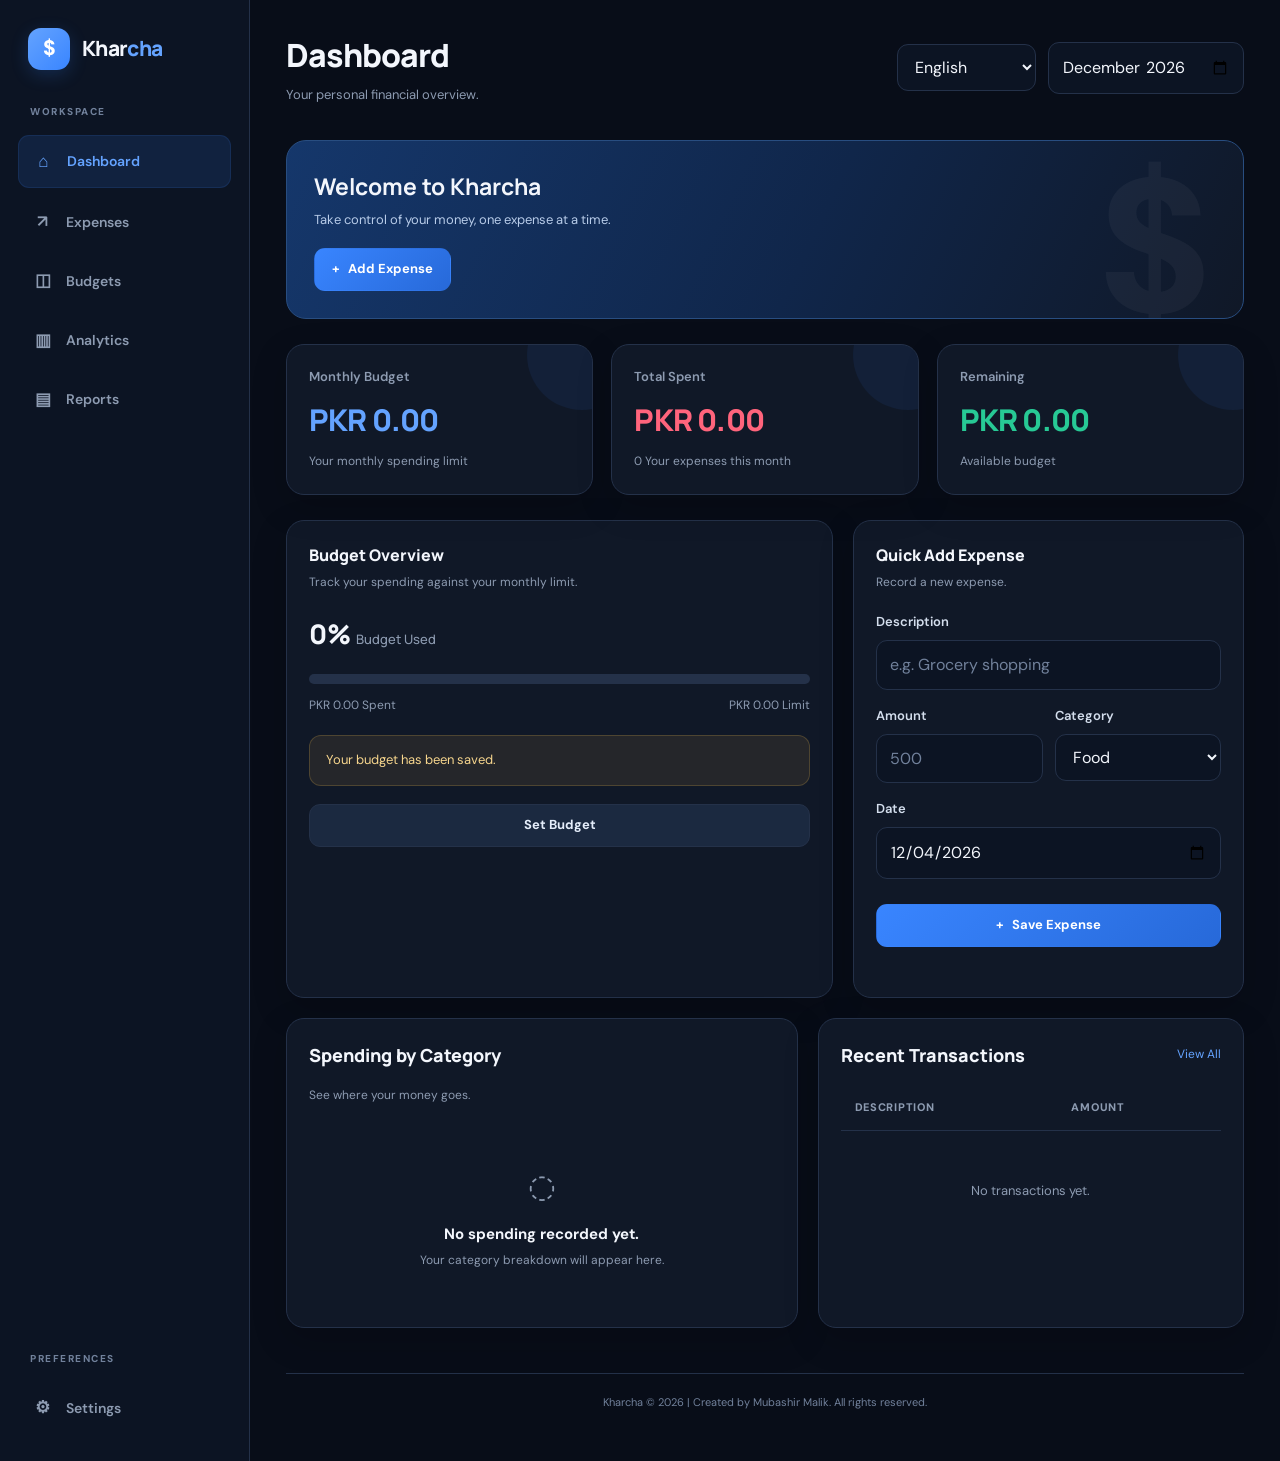
<file: index.html>
<!DOCTYPE html>
<html lang="en">
<head>
  <meta charset="UTF-8">
  <meta name="viewport" content="width=device-width, initial-scale=1.0">
  <meta name="theme-color" content="#080d18">
  <meta name="description" content="Kharcha - A simple and smart personal expense tracker.">
  <title>Kharcha | Personal Finance Dashboard</title>
  <link rel="stylesheet" href="style.css">

  <style>
    .welcome-banner {
      background: linear-gradient(115deg, #15376b, #10264a 55%, #101827);
      border: 1px solid #284d80;
      border-radius: 20px;
      padding: 27px;
      margin-bottom: 25px;
      position: relative;
      overflow: hidden;
    }

    .welcome-banner::after {
      content: "$";
      position: absolute;
      right: 35px;
      top: -45px;
      font-size: 190px;
      font-weight: 800;
      color: rgba(255,255,255,.045);
      pointer-events: none;
    }

    .welcome-banner h2 {
      font-family: 'Manrope', sans-serif;
      font-size: 23px;
      margin-bottom: 5px;
      position: relative;
      z-index: 1;
    }

    .welcome-banner p {
      color: #b8cce9;
      font-size: 13px;
      position: relative;
      z-index: 1;
    }

    .welcome-banner .btn {
      margin-top: 17px;
      position: relative;
      z-index: 1;
    }

    .month-control {
      width: auto;
      min-width: 150px;
    }

    .quick-form {
      display: grid;
      grid-template-columns: 1fr 1fr;
      gap: 12px;
    }

    .quick-form .full {
      grid-column: 1 / -1;
    }

    .quick-form .form-group {
      margin-bottom: 4px;
    }

    .quick-form button {
      margin-top: 9px;
    }

    .dashboard-bottom {
      display: grid;
      grid-template-columns: minmax(0, 1.2fr) minmax(0, 1fr);
      gap: 20px;
      margin-top: 20px;
    }

    .budget-big {
      font-family: 'Manrope', sans-serif;
      font-size: 27px;
      font-weight: 800;
      margin: 14px 0 18px;
    }

    .budget-big span {
      color: var(--muted);
      font-size: 13px;
      font-weight: 500;
    }

    .category-row {
      display: flex;
      align-items: center;
      gap: 10px;
    }

    .category-dot {
      height: 9px;
      width: 9px;
      border-radius: 50%;
      background: var(--blue);
      flex-shrink: 0;
    }

    .language-select {
      width: auto;
      min-width: 125px;
    }

    .success-message {
      color: var(--green);
      font-size: 12px;
      margin-top: 10px;
      min-height: 18px;
    }

    .success-message.error {
      color: var(--red);
    }

    [dir="rtl"] body {
      text-align: right;
    }

    [dir="rtl"] .app-layout {
      direction: rtl;
    }

    [dir="rtl"] .welcome-banner::after {
      right: auto;
      left: 35px;
    }

    [dir="rtl"] .category-info {
      direction: rtl;
    }

    [dir="rtl"] th,
    [dir="rtl"] td {
      text-align: right;
    }

    @media(max-width: 720px) {
      .dashboard-bottom {
        grid-template-columns: 1fr;
      }

      .welcome-banner {
        padding: 21px;
      }

      .welcome-banner h2 {
        font-size: 20px;
      }

      .quick-form {
        grid-template-columns: 1fr;
      }

      .quick-form .full {
        grid-column: auto;
      }

      .month-control {
        width: 100%;
      }
    }
  </style>
</head>

<body>

<div class="app-layout">

  <aside class="sidebar">

    <a href="index.html" class="brand">
      <div class="brand-logo">$</div>
      <div class="brand-name">Khar<span>cha</span></div>
    </a>

    <div class="nav-section">
      <div class="nav-label" data-i18n="workspace">Workspace</div>

      <a href="index.html" class="nav-link active">
        <span class="nav-icon">⌂</span>
        <span data-i18n="dashboard">Dashboard</span>
      </a>

      <a href="expenses.html" class="nav-link">
        <span class="nav-icon">↗</span>
        <span data-i18n="expenses">Expenses</span>
      </a>

      <a href="budgets.html" class="nav-link">
        <span class="nav-icon">◫</span>
        <span data-i18n="budgets">Budgets</span>
      </a>

      <a href="analytics.html" class="nav-link">
        <span class="nav-icon">▥</span>
        <span data-i18n="analytics">Analytics</span>
      </a>

      <a href="reports.html" class="nav-link">
        <span class="nav-icon">▤</span>
        <span data-i18n="reports">Reports</span>
      </a>
    </div>

    <div class="nav-section sidebar-bottom">
      <div class="nav-label" data-i18n="preferences">Preferences</div>

      <a href="settings.html" class="nav-link">
        <span class="nav-icon">⚙</span>
        <span data-i18n="settings">Settings</span>
      </a>
    </div>

  </aside>

  <main class="main-content">

    <header class="topbar">

      <div class="page-heading">
        <h1 data-i18n="dashboard">Dashboard</h1>
        <p data-i18n="dashboardSubtitle">Your personal financial overview.</p>
      </div>

      <div class="topbar-actions">

        <select id="languageSelect" class="language-select" aria-label="Choose language">
          <option value="en">English</option>
          <option value="ur">اردو</option>
          <option value="roman">Roman Urdu</option>
        </select>

        <input type="month" id="monthSelect" class="month-control" aria-label="Select month">

      </div>

    </header>

    <section class="welcome-banner">

      <h2 data-i18n="welcome">Welcome to Kharcha</h2>

      <p data-i18n="welcomeText">
        Take control of your money, one expense at a time.
      </p>

      <a href="#addExpense" class="btn btn-primary">
        + <span data-i18n="addExpense">Add Expense</span>
      </a>

    </section>

    <section class="stats-grid">

      <div class="card stat-card balance">
        <div class="stat-label" data-i18n="monthlyBudget">Monthly Budget</div>
        <div class="stat-value" id="budgetValue">PKR 0</div>
        <div class="stat-note" data-i18n="budgetNote">Your monthly spending limit</div>
      </div>

      <div class="card stat-card expense">
        <div class="stat-label" data-i18n="totalSpent">Total Spent</div>
        <div class="stat-value" id="spentValue">PKR 0</div>
        <div class="stat-note" id="transactionCount">0</div>
      </div>

      <div class="card stat-card income">
        <div class="stat-label" data-i18n="remaining">Remaining</div>
        <div class="stat-value" id="remainingValue">PKR 0</div>
        <div class="stat-note" data-i18n="remainingNote">Available budget</div>
      </div>

    </section>

    <section class="dashboard-grid">

      <div class="card">

        <div class="card-title" data-i18n="budgetOverview">Budget Overview</div>

        <div class="card-description" data-i18n="budgetDescription">
          Track your spending against your monthly limit.
        </div>

        <div class="budget-big" id="budgetPercentage">
          0% <span data-i18n="budgetUsed">Budget Used</span>
        </div>

        <div class="progress-track">
          <div class="progress-fill" id="budgetProgress" style="width:0%"></div>
        </div>

        <div class="progress-details">
          <span id="budgetSpentLabel">PKR 0</span>
          <span id="budgetLimitLabel">PKR 0</span>
        </div>

        <div id="budgetWarning" class="notice warning" style="margin-top:20px"></div>

        <button class="btn btn-secondary btn-full" id="setBudgetButton" data-i18n="setBudget">
          Set Budget
        </button>

      </div>

      <div class="card" id="addExpense">

        <div class="card-title" data-i18n="quickAdd">Quick Add Expense</div>

        <div class="card-description" data-i18n="quickDescription">
          Record a new expense.
        </div>

        <form id="expenseForm" class="quick-form">

          <div class="form-group full">
            <label for="expenseDescription" data-i18n="description">Description</label>
            <input id="expenseDescription" type="text"
              data-i18n-placeholder="descriptionPlaceholder"
              placeholder="e.g. Grocery shopping" required>
          </div>

          <div class="form-group">
            <label for="expenseAmount" data-i18n="amount">Amount</label>
            <input id="expenseAmount" type="number"
              min="0.01" step="0.01" placeholder="500" required>
          </div>

          <div class="form-group">
            <label for="expenseCategory" data-i18n="category">Category</label>
            <select id="expenseCategory" required>
              <option value="food" data-i18n="food">Food</option>
              <option value="transport" data-i18n="transport">Transport</option>
              <option value="shopping" data-i18n="shopping">Shopping</option>
              <option value="bills" data-i18n="bills">Bills</option>
              <option value="health" data-i18n="health">Health</option>
              <option value="entertainment" data-i18n="entertainment">Entertainment</option>
              <option value="education" data-i18n="education">Education</option>
              <option value="other" data-i18n="other">Other</option>
            </select>
          </div>

          <div class="form-group full">
            <label for="expenseDate" data-i18n="date">Date</label>
            <input id="expenseDate" type="date" required>
          </div>

          <button type="submit" class="btn btn-primary full">
            + <span data-i18n="saveExpense">Save Expense</span>
          </button>

        </form>

        <div id="expenseMessage" class="success-message" aria-live="polite"></div>

      </div>

    </section>

    <section class="dashboard-bottom">

      <div class="card">

        <div class="section-heading">
          <h2 data-i18n="spendingCategory">Spending by Category</h2>
        </div>

        <div class="card-description" data-i18n="categoryDescription">
          See where your money goes.
        </div>

        <div class="category-list" id="categoryList"></div>

      </div>

      <div class="card">

        <div class="section-heading">
          <h2 data-i18n="recentTransactions">Recent Transactions</h2>

          <a href="expenses.html"
            style="color:var(--blue-light);font-size:12px"
            data-i18n="viewAll">
            View All →
          </a>
        </div>

        <div class="table-wrapper">
          <table>
            <thead>
              <tr>
                <th data-i18n="description">Description</th>
                <th data-i18n="amount">Amount</th>
              </tr>
            </thead>

            <tbody id="recentTransactions"></tbody>
          </table>
        </div>

      </div>

    </section>

    <footer class="app-footer">
      Kharcha © 2026 | Created by Mubashir Malik. All rights reserved.
    </footer>

  </main>

</div>

<script src="app.js"></script>

<script>
  const $ = id => document.getElementById(id);

  function escapeHTML(value) {
    return String(value).replace(/[&<>"']/g, character => ({
      "&": "&amp;",
      "<": "&lt;",
      ">": "&gt;",
      '"': "&quot;",
      "'": "&#39;"
    })[character]);
  }

  function selectedMonth() {
    return $("monthSelect").value || Kharcha.getCurrentMonth();
  }

  function money(amount) {
    return Kharcha.formatCurrency(amount);
  }

  function renderDashboard() {
    const month = selectedMonth();
    const summary = Kharcha.getMonthlySummary(month);
    const t = key => Kharcha.translate(key);

    $("budgetValue").textContent = money(summary.budget);
    $("spentValue").textContent = money(summary.spent);
    $("remainingValue").textContent = money(summary.remaining);

    $("transactionCount").textContent =
      `${summary.transactionCount} ${t("spentNote")}`;

    const percentage = summary.budget > 0
      ? Math.round(summary.percentage)
      : 0;

    $("budgetPercentage").innerHTML =
      `${percentage}% <span>${escapeHTML(t("budgetUsed"))}</span>`;

    $("budgetProgress").style.width =
      `${Math.min(percentage, 100)}%`;

    $("budgetProgress").classList.toggle("danger", percentage >= 100);

    $("budgetSpentLabel").textContent =
      `${money(summary.spent)} ${t("spent")}`;

    $("budgetLimitLabel").textContent =
      `${money(summary.budget)} ${t("limit")}`;

    const warning = $("budgetWarning");

    if (summary.budget === 0) {
      warning.className = "notice warning";
      warning.textContent = t("setBudgetMessage");
    } else if (percentage >= 100) {
      warning.className = "notice danger";
      warning.textContent = t("exceededMessage");
    } else if (percentage >= 80) {
      warning.className = "notice warning";
      warning.textContent = t("warningMessage");
    } else {
      warning.className = "notice";
      warning.textContent = t("withinBudgetMessage");
    }

    renderCategories(month);
    renderTransactions(month);
  }

  function renderCategories(month) {
    const totals = Kharcha.getCategoryTotals(month);
    const list = $("categoryList");
    const t = key => Kharcha.translate(key);

    const entries = Object.entries(totals)
      .sort((a, b) => b[1] - a[1]);

    if (!entries.length) {
      list.innerHTML = `
        <div class="empty-state">
          <div class="empty-state-icon">◌</div>
          <h3>${escapeHTML(t("noSpending"))}</h3>
          <p>${escapeHTML(t("categoryEmpty"))}</p>
        </div>`;
      return;
    }

    const total = entries.reduce((sum, entry) => sum + entry[1], 0);

    list.innerHTML = entries.map(([category, amount]) => {
      const percentage = total > 0 ? (amount / total) * 100 : 0;

      return `
        <div class="category-item">
          <div class="category-info">
            <span class="category-row">
              <span class="category-dot"></span>
              ${escapeHTML(t(category))}
            </span>
            <span>${money(amount)}</span>
          </div>
          <div class="category-track">
            <div class="category-fill" style="width:${percentage}%"></div>
          </div>
        </div>`;
    }).join("");
  }

  function renderTransactions(month) {
    const transactions = Kharcha.getMonthExpenses(month)
      .sort((a, b) => String(b.date).localeCompare(String(a.date)))
      .slice(0, 5);

    const body = $("recentTransactions");
    const t = key => Kharcha.translate(key);

    if (!transactions.length) {
      body.innerHTML = `
        <tr>
          <td colspan="2">
            <div class="empty-state">${escapeHTML(t("noTransactions"))}</div>
          </td>
        </tr>`;
      return;
    }

    body.innerHTML = transactions.map(expense => `
      <tr>
        <td>
          <div class="transaction-name">
            ${escapeHTML(expense.description)}
          </div>
          <div class="transaction-category">
            ${escapeHTML(t(expense.category))} · ${escapeHTML(expense.date)}
          </div>
        </td>
        <td class="amount-negative">
          -${money(expense.amount)}
        </td>
      </tr>
    `).join("");
  }

  $("expenseForm").addEventListener("submit", event => {
    event.preventDefault();

    const message = $("expenseMessage");
    message.classList.remove("error");

    try {
      const result = Kharcha.addExpense({
        description: $("expenseDescription").value,
        amount: $("expenseAmount").value,
        category: $("expenseCategory").value,
        date: $("expenseDate").value
      });

      if (!result) {
        throw new Error(Kharcha.translate("invalidAmount"));
      }

      $("expenseForm").reset();
      $("expenseDate").value = new Date().toISOString().slice(0, 10);
      message.textContent = Kharcha.translate("saved");

      renderDashboard();

    } catch (error) {
      message.classList.add("error");
      message.textContent = error.message || Kharcha.translate("storageError");
    }
  });

  $("monthSelect").addEventListener("change", renderDashboard);

  $("setBudgetButton").addEventListener("click", () => {
    const current = Kharcha.getMonthlyBudget(selectedMonth());

    const answer = prompt(
      Kharcha.translate("budgetPrompt"),
      current || ""
    );

    if (answer === null) return;

    const amount = Number(answer);

    if (!Number.isFinite(amount) || amount <= 0) {
      alert(Kharcha.translate("invalidBudget"));
      return;
    }

    const saved = Kharcha.setMonthlyBudget(amount, selectedMonth());

    if (!saved) {
      alert(Kharcha.translate("storageError"));
      return;
    }

    renderDashboard();
  });

  $("languageSelect").addEventListener("change", event => {
    Kharcha.setLanguage(event.target.value);
    renderDashboard();
  });

  function initializeDashboard() {
    $("monthSelect").value = Kharcha.getCurrentMonth();
    $("expenseDate").value = new Date().toISOString().slice(0, 10);
    $("languageSelect").value = Kharcha.getLanguage();

    Kharcha.applyTranslations();
    renderDashboard();

    Kharcha.onDataChange(() => {
      renderDashboard();
    });
  }

  initializeDashboard();
</script>

</body>
</html>
</file>
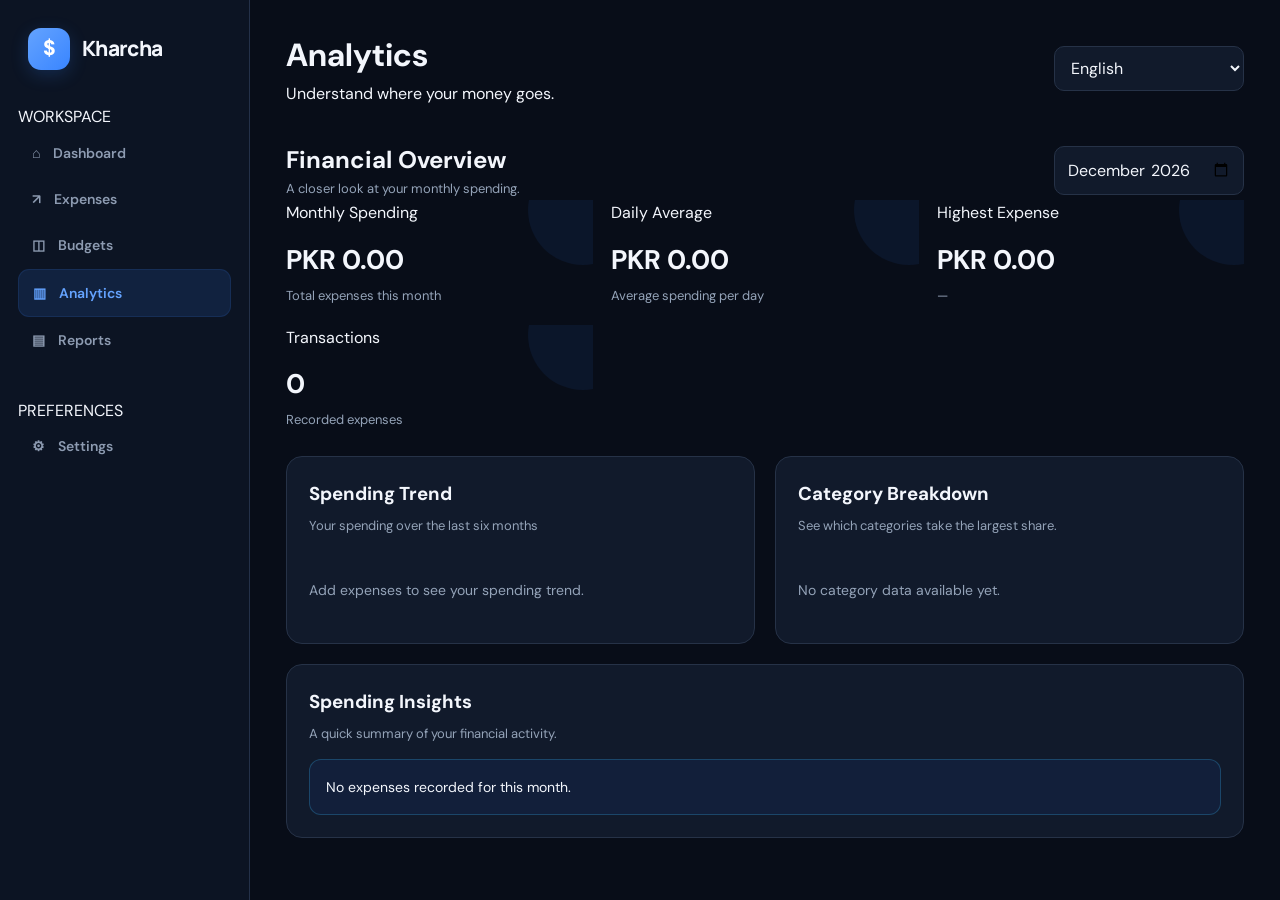
<file: analytics.html>
<!DOCTYPE html>
<html lang="en">
<head>
  <meta charset="UTF-8">
  <meta name="viewport" content="width=device-width, initial-scale=1.0">
  <meta name="theme-color" content="#080d18">
  <meta name="description" content="Kharcha Analytics - Understand your spending habits and financial patterns.">
  <title>Analytics | Kharcha</title>
  <link rel="stylesheet" href="style.css">

  <style>
    .analytics-grid {
      display: grid;
      grid-template-columns: repeat(2, minmax(0, 1fr));
      gap: 20px;
      margin-top: 22px;
    }

    .analytics-card {
      background: var(--card-bg, #111a2b);
      border: 1px solid var(--border-color, #263247);
      border-radius: 16px;
      padding: 22px;
      min-width: 0;
    }

    .analytics-card h3 {
      margin: 0 0 7px;
    }

    .analytics-muted {
      color: var(--muted-text, #94a3b8);
      font-size: 13px;
    }

    .analytics-stat {
      font-size: 27px;
      font-weight: 700;
      margin: 12px 0 5px;
      overflow-wrap: anywhere;
    }

    .trend-list, .category-list {
      display: flex;
      flex-direction: column;
      gap: 17px;
      margin-top: 22px;
    }

    .trend-item, .category-item {
      display: flex;
      flex-direction: column;
      gap: 8px;
    }

    .trend-label, .category-label {
      display: flex;
      justify-content: space-between;
      gap: 12px;
      font-size: 13px;
    }

    .bar-track {
      height: 9px;
      width: 100%;
      background: rgba(148,163,184,.14);
      border-radius: 20px;
      overflow: hidden;
    }

    .bar-fill {
      height: 100%;
      border-radius: 20px;
      background: linear-gradient(90deg, #2563eb, #38bdf8);
      transition: width .3s ease;
    }

    .category-fill {
      background: linear-gradient(90deg, #6366f1, #38bdf8);
    }

    .insight-box {
      border: 1px solid rgba(56,189,248,.25);
      background: rgba(37,99,235,.08);
      border-radius: 12px;
      padding: 16px;
      margin-top: 14px;
      line-height: 1.6;
      font-size: 14px;
    }

    .analytics-empty {
      color: var(--muted-text, #94a3b8);
      padding: 20px 0;
      font-size: 14px;
    }

    .analytics-month {
      max-width: 190px;
      padding: 10px 12px;
      border-radius: 10px;
      border: 1px solid var(--border-color, #263247);
      background: var(--card-bg, #111a2b);
      color: inherit;
    }

    .analytics-wide {
      grid-column: 1 / -1;
    }

    .analytics-header-row {
      display: flex;
      justify-content: space-between;
      align-items: center;
      gap: 15px;
      flex-wrap: wrap;
    }

    @media (max-width: 760px) {
      .analytics-grid {
        grid-template-columns: 1fr;
      }

      .analytics-wide {
        grid-column: auto;
      }

      .analytics-card {
        padding: 17px;
      }
    }
  </style>
</head>

<body>
<div class="app-layout">

  <aside class="sidebar">
    <div class="brand">
      <div class="brand-logo">$</div>
    <span class="brand-name">Kharcha</span>
    </div>

    <div class="sidebar-section">
      <p class="sidebar-label" data-i18n="workspace">WORKSPACE</p>

      <a href="index.html" class="nav-link">
        <span>⌂</span>
        <span data-i18n="dashboard">Dashboard</span>
      </a>

      <a href="expenses.html" class="nav-link">
        <span>↗</span>
        <span data-i18n="expenses">Expenses</span>
      </a>

      <a href="budgets.html" class="nav-link">
        <span>◫</span>
        <span data-i18n="budgets">Budgets</span>
      </a>

      <a href="analytics.html" class="nav-link active">
        <span>▥</span>
        <span data-i18n="analytics">Analytics</span>
      </a>

      <a href="reports.html" class="nav-link">
        <span>▤</span>
        <span data-i18n="reports">Reports</span>
      </a>
    </div>

    <div class="sidebar-section">
      <p class="sidebar-label" data-i18n="preferences">PREFERENCES</p>

      <a href="settings.html" class="nav-link">
        <span>⚙</span>
        <span data-i18n="settings">Settings</span>
      </a>
    </div>
  </aside>

  <main class="main-content">

    <header class="topbar">
      <div>
        <h1 data-i18n="analytics">Analytics</h1>
        <p data-i18n="analyticsSubtitle">Understand where your money goes.</p>
      </div>

      <select id="languageSelect" class="analytics-month" aria-label="Language">
        <option value="en">English</option>
        <option value="ur">اردو</option>
        <option value="roman">Roman Urdu</option>
      </select>
    </header>

    <section class="page-content">

      <div class="analytics-header-row">
        <div>
          <h2 data-i18n="financialOverview">Financial Overview</h2>
          <p class="analytics-muted" data-i18n="financialOverviewDescription">
            A closer look at your monthly spending.
          </p>
        </div>

        <input type="month" id="analyticsMonth" class="analytics-month">
      </div>

      <div class="stats-grid">

        <div class="stat-card">
          <p data-i18n="monthlySpending">Monthly Spending</p>
          <h2 id="totalSpent" class="analytics-stat">0</h2>
          <p class="analytics-muted" data-i18n="totalExpensesThisMonth">
            Total expenses this month
          </p>
        </div>

        <div class="stat-card">
          <p data-i18n="dailyAverage">Daily Average</p>
          <h2 id="dailyAverage" class="analytics-stat">0</h2>
          <p class="analytics-muted" data-i18n="averageDailySpending">
            Average spending per day
          </p>
        </div>

        <div class="stat-card">
          <p data-i18n="highestExpense">Highest Expense</p>
          <h2 id="highestExpense" class="analytics-stat">0</h2>
          <p id="highestExpenseName" class="analytics-muted">—</p>
        </div>

        <div class="stat-card">
          <p data-i18n="transactions">Transactions</p>
          <h2 id="transactionCount" class="analytics-stat">0</h2>
          <p class="analytics-muted" data-i18n="recordedExpenses">
            Recorded expenses
          </p>
        </div>

      </div>

      <div class="analytics-grid">

        <div class="analytics-card">
          <h3 data-i18n="spendingTrend">Spending Trend</h3>
          <p class="analytics-muted" data-i18n="sixMonthTrend">
            Your spending over the last six months
          </p>
          <div id="trendChart" class="trend-list">
            <p class="analytics-empty">Loading...</p>
          </div>
        </div>

        <div class="analytics-card">
          <h3 data-i18n="categoryBreakdown">Category Breakdown</h3>
          <p class="analytics-muted" data-i18n="categoryBreakdownDescription">
            See which categories take the largest share.
          </p>
          <div id="categoryChart" class="category-list">
            <p class="analytics-empty">Loading...</p>
          </div>
        </div>

        <div class="analytics-card analytics-wide">
          <h3 data-i18n="spendingInsights">Spending Insights</h3>
          <p class="analytics-muted" data-i18n="spendingInsightsDescription">
            A quick summary of your financial activity.
          </p>

          <div id="insightsContainer">
            <div class="insight-box" data-i18n="insightLoading">
              Your insights will appear here.
            </div>
          </div>
        </div>

      </div>

    </section>
  </main>
</div>

<script src="app.js"></script>

<script>
document.addEventListener("DOMContentLoaded", () => {
  if (!window.Kharcha) {
    console.error("Kharcha app.js could not be loaded.");
    return;
  }

  const K = window.Kharcha;

  const monthInput = document.getElementById("analyticsMonth");
  const languageSelect = document.getElementById("languageSelect");

  const currentMonth = K.getCurrentMonth();
  monthInput.value = currentMonth;

  languageSelect.value = K.getLanguage();

  languageSelect.addEventListener("change", () => {
    K.setLanguage(languageSelect.value);
    renderAnalytics();
  });

  monthInput.addEventListener("change", renderAnalytics);

  function money(amount) {
    return K.formatCurrency(Number(amount) || 0);
  }

  function escapeHTML(value) {
    return String(value ?? "").replace(/[&<>"']/g, char => ({
      "&": "&amp;",
      "<": "&lt;",
      ">": "&gt;",
      '"': "&quot;",
      "'": "&#39;"
    })[char]);
  }

  function getMonthExpenses(month) {
    return K.getExpenses().filter(expense =>
      String(expense.date || "").slice(0, 7) === month
    );
  }

  function getMonthLabel(month) {
    const [year, monthNumber] = month.split("-").map(Number);
    const date = new Date(year, monthNumber - 1, 1);

    const language = K.getLanguage();

    if (language === "ur") {
      return date.toLocaleDateString("ur-PK", {
        month: "short",
        year: "numeric"
      });
    }

    return date.toLocaleDateString("en-GB", {
      month: "short",
      year: "numeric"
    });
  }

  function renderStats(expenses, month) {
    const total = expenses.reduce(
      (sum, expense) => sum + Number(expense.amount || 0), 0
    );

    const daysInMonth = new Date(
      Number(month.slice(0, 4)),
      Number(month.slice(5, 7)),
      0
    ).getDate();

    const daily = total / daysInMonth;

    const highest = expenses.reduce((max, expense) =>
      Number(expense.amount || 0) > Number(max?.amount || 0)
        ? expense
        : max, null
    );

    document.getElementById("totalSpent").textContent = money(total);
    document.getElementById("dailyAverage").textContent = money(daily);
    document.getElementById("transactionCount").textContent = expenses.length;

    document.getElementById("highestExpense").textContent =
      highest ? money(highest.amount) : money(0);

    document.getElementById("highestExpenseName").textContent =
      highest ? escapeHTML(highest.description || highest.category || "Expense") : "—";
  }

  function renderTrend(month) {
    const container = document.getElementById("trendChart");
    const [year, monthNumber] = month.split("-").map(Number);

    const months = [];

    for (let i = 5; i >= 0; i--) {
      const date = new Date(year, monthNumber - 1 - i, 1);
      const key = [
        date.getFullYear(),
        String(date.getMonth() + 1).padStart(2, "0")
      ].join("-");

      const total = getMonthExpenses(key).reduce(
        (sum, expense) => sum + Number(expense.amount || 0), 0
      );

      months.push({ key, total });
    }

    const max = Math.max(...months.map(item => item.total), 1);

    if (months.every(item => item.total === 0)) {
      container.innerHTML = `
        <p class="analytics-empty" data-i18n="noTrendData">
          Add expenses to see your spending trend.
        </p>`;
      return;
    }

    container.innerHTML = months.map(item => `
      <div class="trend-item">
        <div class="trend-label">
          <span>${escapeHTML(getMonthLabel(item.key))}</span>
          <strong>${money(item.total)}</strong>
        </div>
        <div class="bar-track">
          <div class="bar-fill" style="width:${(item.total / max) * 100}%"></div>
        </div>
      </div>
    `).join("");
  }

  function renderCategories(expenses) {
    const container = document.getElementById("categoryChart");

    const totals = {};

    expenses.forEach(expense => {
      const category = expense.category || "other";
      totals[category] = (totals[category] || 0) +
        Number(expense.amount || 0);
    });

    const entries = Object.entries(totals).sort((a, b) => b[1] - a[1]);

    const total = entries.reduce((sum, entry) => sum + entry[1], 0);

    if (!entries.length || total === 0) {
      container.innerHTML = `
        <p class="analytics-empty" data-i18n="noCategoryData">
          No category data available yet.
        </p>`;
      return;
    }

    container.innerHTML = entries.map(([category, amount]) => {
      const percentage = (amount / total) * 100;

      let label = category;

      try {
        label = K.translate(category);
      } catch (error) {}

      return `
        <div class="category-item">
          <div class="category-label">
            <span>${escapeHTML(label)}</span>
            <strong>${money(amount)} · ${percentage.toFixed(1)}%</strong>
          </div>
          <div class="bar-track">
            <div class="bar-fill category-fill"
              style="width:${percentage}%"></div>
          </div>
        </div>
      `;
    }).join("");
  }

  function renderInsights(expenses, month) {
    const container = document.getElementById("insightsContainer");

    const total = expenses.reduce(
      (sum, expense) => sum + Number(expense.amount || 0), 0
    );

    const budget = Number(K.getMonthlySummary(month).budget || 0);

    const categoryTotals = {};

    expenses.forEach(expense => {
      const category = expense.category || "other";
      categoryTotals[category] = (categoryTotals[category] || 0) +
        Number(expense.amount || 0);
    });

    const topCategory = Object.entries(categoryTotals)
      .sort((a, b) => b[1] - a[1])[0];

    let message = "";

    if (expenses.length === 0) {
      message = K.translate("insightNoExpenses");
    } else {
      message = `${K.translate("insightTotal")}: ${money(total)}. `;

      if (topCategory) {
        let categoryName = topCategory[0];

        try {
          categoryName = K.translate(topCategory[0]);
        } catch (error) {}

        message += `${K.translate("insightTopCategory")}: ${categoryName} (${money(topCategory[1])}). `;
      }

      if (budget > 0) {
        const remaining = budget - total;

        if (remaining < 0) {
          message += `${K.translate("insightOverBudget")} ${money(Math.abs(remaining))}.`;
        } else {
          message += `${K.translate("insightRemaining")} ${money(remaining)}.`;
        }
      } else {
        message += K.translate("insightSetBudget");
      }
    }

    container.innerHTML = `
      <div class="insight-box">${escapeHTML(message)}</div>
    `;
  }

  function renderAnalytics() {
    const month = monthInput.value || K.getCurrentMonth();
    const expenses = getMonthExpenses(month);

    renderStats(expenses, month);
    renderTrend(month);
    renderCategories(expenses);
    renderInsights(expenses, month);
  }

  K.applyTranslations();
  renderAnalytics();
});
</script>

</body>
</html>
</file>
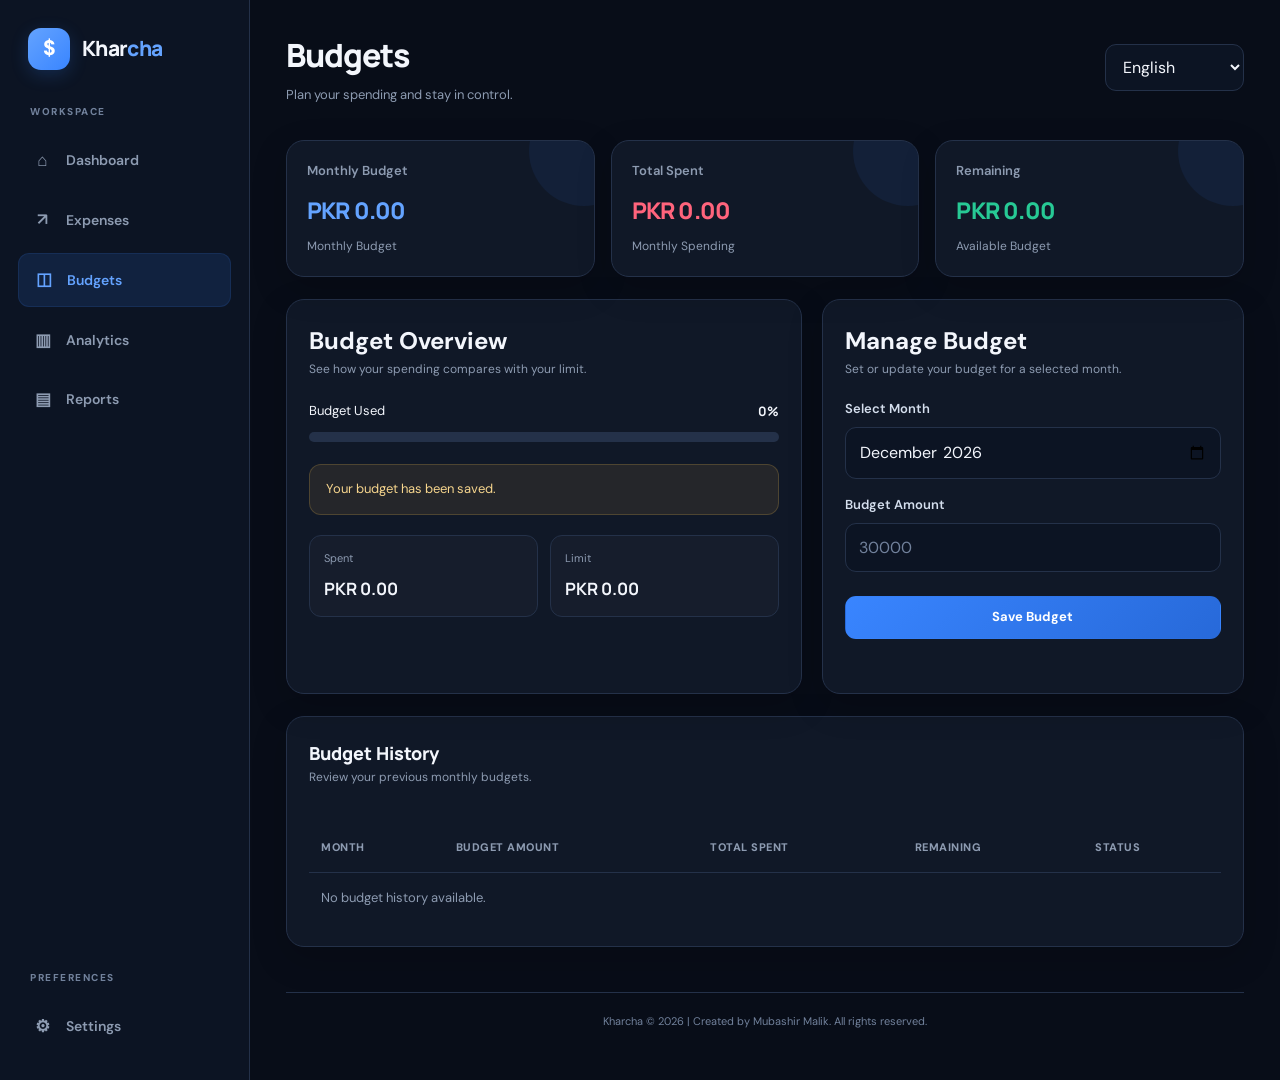
<file: budgets.html>
<!DOCTYPE html>
<html lang="en">
<head>
  <meta charset="UTF-8">
  <meta name="viewport" content="width=device-width, initial-scale=1.0">
  <meta name="theme-color" content="#080d18">
  <meta name="description" content="Set monthly budgets and monitor your spending with Kharcha.">
  <title>Budgets | Kharcha</title>
  <link rel="stylesheet" href="style.css">

  <style>
    .budget-summary {
      display: grid;
      grid-template-columns: repeat(3, minmax(0, 1fr));
      gap: 16px;
      margin-bottom: 22px;
    }

    .budget-summary .card {
      padding: 20px;
    }

    .budget-summary .stat-value {
      font-size: 23px;
      margin-top: 10px;
      overflow-wrap: anywhere;
    }

    .budget-layout {
      display: grid;
      grid-template-columns: minmax(0, 1.1fr) minmax(0, .9fr);
      gap: 20px;
      margin-bottom: 22px;
    }

    .budget-form .form-group {
      margin-bottom: 16px;
    }

    .budget-form button {
      width: 100%;
      margin-top: 8px;
    }

    .budget-progress {
      margin: 22px 0;
    }

    .budget-progress-heading {
      display: flex;
      justify-content: space-between;
      align-items: center;
      gap: 10px;
      margin-bottom: 10px;
      font-size: 13px;
    }

    .budget-progress-heading strong {
      font-family: 'Manrope', sans-serif;
    }

    .budget-progress-track {
      width: 100%;
      height: 10px;
      border-radius: 20px;
      background: var(--border);
      overflow: hidden;
    }

    .budget-progress-fill {
      height: 100%;
      width: 0;
      border-radius: inherit;
      background: var(--blue);
      transition: width .3s ease;
    }

    .budget-progress-fill.warning {
      background: #f59e0b;
    }

    .budget-progress-fill.danger {
      background: #ef4444;
    }

    .budget-details {
      display: grid;
      grid-template-columns: repeat(2, 1fr);
      gap: 12px;
      margin-top: 20px;
    }

    .budget-detail {
      padding: 14px;
      background: rgba(255,255,255,.025);
      border: 1px solid var(--border);
      border-radius: 12px;
    }

    .budget-detail span {
      display: block;
      color: var(--muted);
      font-size: 11px;
      margin-bottom: 7px;
    }

    .budget-detail strong {
      font-size: 17px;
      font-family: 'Manrope', sans-serif;
      overflow-wrap: anywhere;
    }

    .budget-history {
      overflow-x: auto;
    }

    .budget-history table {
      width: 100%;
      border-collapse: collapse;
      min-width: 550px;
    }

    .budget-history th,
    .budget-history td {
      padding: 15px 12px;
      border-bottom: 1px solid var(--border);
      text-align: left;
      font-size: 13px;
    }

    .budget-history th {
      color: var(--muted);
      font-size: 11px;
      text-transform: uppercase;
      letter-spacing: .5px;
    }

    .budget-status {
      display: inline-block;
      padding: 5px 10px;
      border-radius: 20px;
      font-size: 11px;
      background: rgba(16,185,129,.12);
      color: #34d399;
    }

    .budget-status.warning {
      background: rgba(245,158,11,.12);
      color: #fbbf24;
    }

    .budget-status.danger {
      background: rgba(239,68,68,.12);
      color: #f87171;
    }

    .budget-empty {
      padding: 30px 15px;
      text-align: center;
      color: var(--muted);
    }

    .budget-message {
      min-height: 20px;
      margin-top: 12px;
      font-size: 12px;
      color: var(--green);
    }

    [dir="rtl"] .budget-history th,
    [dir="rtl"] .budget-history td {
      text-align: right;
    }

    [dir="rtl"] .budget-progress-heading {
      direction: rtl;
    }

    @media(max-width: 850px) {
      .budget-layout {
        grid-template-columns: 1fr;
      }
    }

    @media(max-width: 700px) {
      .budget-summary {
        grid-template-columns: 1fr;
      }

      .budget-details {
        grid-template-columns: 1fr 1fr;
      }
    }
  </style>
</head>

<body>

<div class="app-layout">

  <!-- SIDEBAR -->
  <aside class="sidebar">

    <a href="index.html" class="brand">
      <div class="brand-logo">$</div>
      <div class="brand-name">Khar<span>cha</span></div>
    </a>

    <div class="nav-section">
      <div class="nav-label" data-i18n="workspace">Workspace</div>

      <a href="index.html" class="nav-link">
        <span class="nav-icon">⌂</span>
        <span data-i18n="dashboard">Dashboard</span>
      </a>

      <a href="expenses.html" class="nav-link">
        <span class="nav-icon">↗</span>
        <span data-i18n="expenses">Expenses</span>
      </a>

      <a href="budgets.html" class="nav-link active">
        <span class="nav-icon">◫</span>
        <span data-i18n="budgets">Budgets</span>
      </a>

      <a href="analytics.html" class="nav-link">
        <span class="nav-icon">▥</span>
        <span data-i18n="analytics">Analytics</span>
      </a>

      <a href="reports.html" class="nav-link">
        <span class="nav-icon">▤</span>
        <span data-i18n="reports">Reports</span>
      </a>
    </div>

    <div class="nav-section sidebar-bottom">
      <div class="nav-label" data-i18n="preferences">Preferences</div>

      <a href="settings.html" class="nav-link">
        <span class="nav-icon">⚙</span>
        <span data-i18n="settings">Settings</span>
      </a>
    </div>

  </aside>

  <!-- MAIN CONTENT -->
  <main class="main-content">

    <header class="topbar">

      <div class="page-heading">
        <h1 data-i18n="budgets">Budgets</h1>
        <p data-i18n="budgetsSubtitle">
          Plan your spending and stay within your limits.
        </p>
      </div>

      <div class="topbar-actions">

        <select id="languageSelect" class="language-select"
          aria-label="Choose language">
          <option value="en">English</option>
          <option value="ur">اردو</option>
          <option value="roman">Roman Urdu</option>
        </select>

      </div>

    </header>

    <!-- SUMMARY CARDS -->
    <section class="budget-summary">

      <div class="card stat-card balance">
        <div class="stat-label" data-i18n="monthlyBudget">Monthly Budget</div>
        <div class="stat-value" id="budgetTotal">PKR 0</div>
        <div class="stat-note" data-i18n="selectedMonthBudget">
          Budget for selected month
        </div>
      </div>

      <div class="card stat-card expense">
        <div class="stat-label" data-i18n="totalSpent">Total Spent</div>
        <div class="stat-value" id="spentTotal">PKR 0</div>
        <div class="stat-note" data-i18n="selectedMonthSpending">
          Spending for selected month
        </div>
      </div>

      <div class="card stat-card income">
        <div class="stat-label" data-i18n="remaining">Remaining</div>
        <div class="stat-value" id="remainingTotal">PKR 0</div>
        <div class="stat-note" data-i18n="availableBudget">
          Available budget
        </div>
      </div>

    </section>

    <!-- BUDGET CONTENT -->
    <section class="budget-layout">

      <!-- CURRENT BUDGET -->
      <div class="card">

        <h2 data-i18n="budgetOverview">Budget Overview</h2>

        <p class="card-description" data-i18n="budgetOverviewDescription">
          See how your spending compares with your budget.
        </p>

        <div class="budget-progress">

          <div class="budget-progress-heading">
            <span data-i18n="budgetUsed">Budget Used</span>
            <strong id="budgetPercentage">0%</strong>
          </div>

          <div class="budget-progress-track">
            <div class="budget-progress-fill" id="budgetProgress"></div>
          </div>

        </div>

        <div id="budgetStatusMessage" class="notice warning"></div>

        <div class="budget-details">

          <div class="budget-detail">
            <span data-i18n="spent">Spent</span>
            <strong id="spentDetail">PKR 0</strong>
          </div>

          <div class="budget-detail">
            <span data-i18n="limit">Budget Limit</span>
            <strong id="limitDetail">PKR 0</strong>
          </div>

        </div>

      </div>

      <!-- SET BUDGET -->
      <div class="card">

        <h2 data-i18n="manageBudget">Manage Budget</h2>

        <p class="card-description" data-i18n="manageBudgetDescription">
          Set or update your budget for any month.
        </p>

        <form id="budgetForm" class="budget-form">

          <div class="form-group">
            <label for="budgetMonth" data-i18n="selectMonth">
              Select Month
            </label>
            <input type="month" id="budgetMonth" required>
          </div>

          <div class="form-group">
            <label for="budgetAmount" data-i18n="budgetAmount">
              Budget Amount (PKR)
            </label>
            <input type="number" id="budgetAmount"
              min="0" step="0.01" placeholder="30000" required>
          </div>

          <button type="submit" class="btn btn-primary"
            data-i18n="saveBudget">
            Save Budget
          </button>

          <p id="budgetMessage" class="budget-message"
            aria-live="polite"></p>

        </form>

      </div>

    </section>

    <!-- BUDGET HISTORY -->
    <section class="card">

      <div class="section-heading">
        <div>
          <h2 data-i18n="budgetHistory">Budget History</h2>

          <p class="card-description" data-i18n="budgetHistoryDescription">
            Review your monthly budgets and spending.
          </p>
        </div>
      </div>

      <div class="budget-history">

        <table>

          <thead>
            <tr>
              <th data-i18n="month">Month</th>
              <th data-i18n="budgetAmount">Budget</th>
              <th data-i18n="totalSpent">Spent</th>
              <th data-i18n="remaining">Remaining</th>
              <th data-i18n="status">Status</th>
            </tr>
          </thead>

          <tbody id="budgetHistoryBody"></tbody>

        </table>

      </div>

    </section>

    <footer class="app-footer">
      Kharcha © 2026 | Created by Mubashir Malik. All rights reserved.
    </footer>

  </main>

</div>

<script src="app.js"></script>

<script>
  const $ = id => document.getElementById(id);

  function money(amount) {
    return Kharcha.formatCurrency(amount);
  }

  function escapeHTML(value) {
    return String(value).replace(/[&<>"']/g, character => ({
      "&": "&amp;",
      "<": "&lt;",
      ">": "&gt;",
      '"': "&quot;",
      "'": "&#39;"
    })[character]);
  }

  function translate(key) {
    return Kharcha.translate(key);
  }

  function getMonthName(month) {
    const [year, monthNumber] = month.split("-");
    const date = new Date(Number(year), Number(monthNumber) - 1, 1);

    return date.toLocaleDateString(
      Kharcha.getLanguage() === "ur" ? "ur-PK" :
      Kharcha.getLanguage() === "roman" ? "en-GB" : "en-US",
      { month: "long", year: "numeric" }
    );
  }

  function renderBudgetOverview() {
    const month = $("budgetMonth").value;
    const summary = Kharcha.getMonthlySummary(month);

    $("budgetTotal").textContent = money(summary.budget);
    $("spentTotal").textContent = money(summary.spent);
    $("remainingTotal").textContent = money(summary.remaining);

    $("spentDetail").textContent = money(summary.spent);
    $("limitDetail").textContent = money(summary.budget);

    const percentage = summary.budget > 0
      ? Math.round(summary.percentage)
      : 0;

    $("budgetPercentage").textContent = percentage + "%";

    const progress = $("budgetProgress");

    progress.style.width = Math.min(percentage, 100) + "%";
    progress.className = "budget-progress-fill";

    if (percentage >= 100) {
      progress.classList.add("danger");
    } else if (percentage >= 80) {
      progress.classList.add("warning");
    }

    const message = $("budgetStatusMessage");

    if (summary.budget === 0) {
      message.textContent = translate("setBudgetMessage");
      message.className = "notice warning";
    } else if (percentage >= 100) {
      message.textContent = translate("exceededMessage");
      message.className = "notice danger";
    } else if (percentage >= 80) {
      message.textContent = translate("warningMessage");
      message.className = "notice warning";
    } else {
      message.textContent = translate("withinBudgetMessage");
      message.className = "notice";
    }

    if (summary.budget > 0) {
      $("budgetAmount").value = summary.budget;
    } else {
      $("budgetAmount").value = "";
    }
  }

  function renderBudgetHistory() {
    const budgets = Kharcha.getBudgets();
    const body = $("budgetHistoryBody");

    const months = Object.keys(budgets)
      .sort((a, b) => b.localeCompare(a));

    if (!months.length) {
      body.innerHTML = `
        <tr>
          <td colspan="5" class="budget-empty">
            ${escapeHTML(translate("noBudgetHistory"))}
          </td>
        </tr>`;
      return;
    }

    body.innerHTML = months.map(month => {
      const summary = Kharcha.getMonthlySummary(month);

      let status = translate("withinBudget");
      let statusClass = "";

      if (summary.spent > summary.budget) {
        status = translate("overBudget");
        statusClass = "danger";
      } else if (summary.percentage >= 80) {
        status = translate("nearLimit");
        statusClass = "warning";
      }

      return `
        <tr>
          <td>${escapeHTML(getMonthName(month))}</td>
          <td>${money(summary.budget)}</td>
          <td>${money(summary.spent)}</td>
          <td>${money(summary.remaining)}</td>
          <td>
            <span class="budget-status ${statusClass}">
              ${escapeHTML(status)}
            </span>
          </td>
        </tr>`;
    }).join("");
  }

  $("budgetMonth").addEventListener("change", () => {
    renderBudgetOverview();
  });

  $("budgetForm").addEventListener("submit", event => {
    event.preventDefault();

    const month = $("budgetMonth").value;
    const amount = Number($("budgetAmount").value);

    if (!month || !Number.isFinite(amount) || amount < 0) {
      $("budgetMessage").textContent = translate("invalidBudget");
      return;
    }

    try {
      Kharcha.setMonthlyBudget(amount, month);

      $("budgetMessage").textContent = translate("budgetSaved");

      renderBudgetOverview();
      renderBudgetHistory();

    } catch (error) {
      $("budgetMessage").textContent = error.message;
    }
  });

  $("languageSelect").addEventListener("change", event => {
    Kharcha.setLanguage(event.target.value);

    Kharcha.applyTranslations();

    renderBudgetOverview();
    renderBudgetHistory();
  });

  function initializeBudgets() {
    $("languageSelect").value = Kharcha.getLanguage();
    $("budgetMonth").value = Kharcha.getCurrentMonth();

    Kharcha.applyTranslations();

    renderBudgetOverview();
    renderBudgetHistory();
  }

  initializeBudgets();
</script>

</body>
</html>
</file>
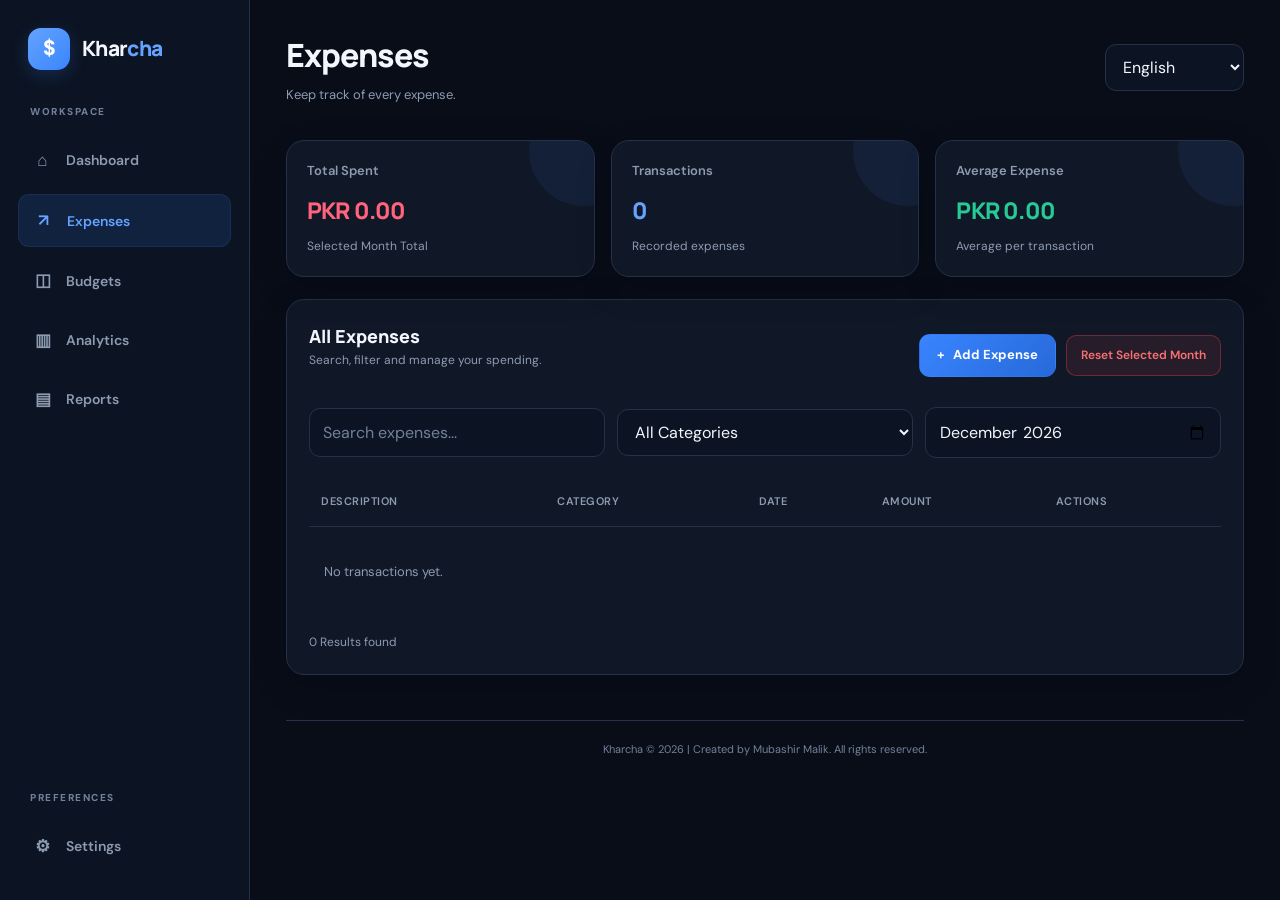
<file: expenses.html>
<!DOCTYPE html>
<html lang="en">
<head>
  <meta charset="UTF-8">
  <meta name="viewport" content="width=device-width, initial-scale=1.0">
  <meta name="theme-color" content="#080d18">
  <meta name="description" content="Manage, search and track your expenses with Kharcha.">
  <title>Expenses | Kharcha</title>
  <link rel="stylesheet" href="style.css">

  <style>
    .expense-summary {
      display: grid;
      grid-template-columns: repeat(3, minmax(0, 1fr));
      gap: 16px;
      margin-bottom: 22px;
    }

    .expense-summary .card {
      padding: 20px;
    }

    .expense-summary .stat-value {
      font-size: 23px;
      margin-top: 10px;
    }

    .expense-toolbar {
      display: flex;
      flex-wrap: wrap;
      gap: 12px;
      align-items: center;
      margin-bottom: 20px;
    }

    .expense-toolbar input,
    .expense-toolbar select {
      flex: 1;
      min-width: 150px;
    }

    .expense-table {
      width: 100%;
      border-collapse: collapse;
    }

    .expense-table th,
    .expense-table td {
      padding: 15px 12px;
      border-bottom: 1px solid var(--border);
      text-align: left;
      font-size: 13px;
    }

    .expense-table th {
      color: var(--muted);
      font-weight: 600;
      font-size: 11px;
      text-transform: uppercase;
      letter-spacing: .5px;
    }

    .expense-table td {
      color: var(--text);
    }

    .expense-category {
      display: inline-block;
      padding: 5px 10px;
      background: rgba(59,130,246,.12);
      color: var(--blue-light);
      border-radius: 20px;
      font-size: 11px;
    }

    .delete-btn {
      border: 0;
      background: rgba(239,68,68,.1);
      color: #f87171;
      padding: 7px 11px;
      border-radius: 8px;
      cursor: pointer;
      font-size: 12px;
    }

    .delete-btn:hover {
      background: rgba(239,68,68,.2);
    }

    .section-actions {
      display: flex;
      flex-wrap: wrap;
      align-items: center;
      gap: 10px;
    }

    .reset-month-btn {
      border: 1px solid rgba(239,68,68,.35);
      background: rgba(239,68,68,.10);
      color: #f87171;
      padding: 10px 14px;
      border-radius: 10px;
      cursor: pointer;
      font-size: 12px;
      font-weight: 600;
      transition: background .2s ease;
    }

    .reset-month-btn:hover {
      background: rgba(239,68,68,.20);
    }

    .reset-month-btn:focus-visible {
      outline: 2px solid #f87171;
      outline-offset: 3px;
    }

    @media(max-width: 700px) {
      .section-actions {
        width: 100%;
      }

      .section-actions button {
        flex: 1;
      }
    }

    .expense-modal {
      display: none;
      position: fixed;
      inset: 0;
      z-index: 1000;
      background: rgba(0,0,0,.7);
      align-items: center;
      justify-content: center;
      padding: 18px;
    }

    .expense-modal.show {
      display: flex;
    }

    .expense-modal-content {
      width: 100%;
      max-width: 470px;
      max-height: 90vh;
      overflow-y: auto;
      background: var(--card);
      border: 1px solid var(--border);
      border-radius: 18px;
      padding: 25px;
    }

    .modal-heading {
      display: flex;
      align-items: center;
      justify-content: space-between;
      margin-bottom: 20px;
    }

    .modal-close {
      background: transparent;
      color: var(--muted);
      border: none;
      font-size: 25px;
      cursor: pointer;
    }

    .expense-form .form-group {
      margin-bottom: 15px;
    }

    .expense-form button {
      width: 100%;
      margin-top: 8px;
    }

    .table-empty {
      text-align: center;
      padding: 35px 15px !important;
      color: var(--muted) !important;
    }

    .table-responsive {
      overflow-x: auto;
    }

    [dir="rtl"] .expense-table th,
    [dir="rtl"] .expense-table td {
      text-align: right;
    }

    [dir="rtl"] .expense-modal-content {
      text-align: right;
    }

    @media(max-width: 700px) {
      .expense-summary {
        grid-template-columns: 1fr;
      }

      .expense-toolbar {
        flex-direction: column;
        align-items: stretch;
      }

      .expense-toolbar input,
      .expense-toolbar select {
        width: 100%;
      }

      .expense-table {
        min-width: 600px;
      }
    }
  </style>
</head>

<body>

<div class="app-layout">

  <!-- SIDEBAR -->
  <aside class="sidebar">

    <a href="index.html" class="brand">
      <div class="brand-logo">$</div>
      <div class="brand-name">Khar<span>cha</span></div>
    </a>

    <div class="nav-section">
      <div class="nav-label" data-i18n="workspace">Workspace</div>

      <a href="index.html" class="nav-link">
        <span class="nav-icon">⌂</span>
        <span data-i18n="dashboard">Dashboard</span>
      </a>

      <a href="expenses.html" class="nav-link active">
        <span class="nav-icon">↗</span>
        <span data-i18n="expenses">Expenses</span>
      </a>

      <a href="budgets.html" class="nav-link">
        <span class="nav-icon">◫</span>
        <span data-i18n="budgets">Budgets</span>
      </a>

      <a href="analytics.html" class="nav-link">
        <span class="nav-icon">▥</span>
        <span data-i18n="analytics">Analytics</span>
      </a>

      <a href="reports.html" class="nav-link">
        <span class="nav-icon">▤</span>
        <span data-i18n="reports">Reports</span>
      </a>
    </div>

    <div class="nav-section sidebar-bottom">
      <div class="nav-label" data-i18n="preferences">Preferences</div>

      <a href="settings.html" class="nav-link">
        <span class="nav-icon">⚙</span>
        <span data-i18n="settings">Settings</span>
      </a>
    </div>

  </aside>

  <!-- MAIN CONTENT -->
  <main class="main-content">

    <header class="topbar">

      <div class="page-heading">
        <h1 data-i18n="expenses">Expenses</h1>
        <p data-i18n="expensesSubtitle">
          Manage and review your spending.
        </p>
      </div>

      <div class="topbar-actions">

        <select id="languageSelect" class="language-select"
          aria-label="Choose language">
          <option value="en">English</option>
          <option value="ur">اردو</option>
          <option value="roman">Roman Urdu</option>
        </select>

      </div>

    </header>

    <!-- SUMMARY CARDS -->
    <section class="expense-summary">

      <div class="card stat-card expense">
        <div class="stat-label" data-i18n="totalSpent">Total Spent</div>
        <div class="stat-value" id="totalSpent">PKR 0</div>
        <div class="stat-note" data-i18n="selectedMonthTotal">
          For selected month
        </div>
      </div>

      <div class="card stat-card balance">
        <div class="stat-label" data-i18n="transactions">Transactions</div>
        <div class="stat-value" id="transactionTotal">0</div>
        <div class="stat-note" data-i18n="recordedExpenses">
          Recorded expenses
        </div>
      </div>

      <div class="card stat-card income">
        <div class="stat-label" data-i18n="averageExpense">Average Expense</div>
        <div class="stat-value" id="averageExpense">PKR 0</div>
        <div class="stat-note" data-i18n="perTransaction">
          Per transaction
        </div>
      </div>

    </section>

    <!-- EXPENSE MANAGEMENT -->
    <section class="card">

      <div class="section-heading">

        <div>
          <h2 data-i18n="allExpenses">All Expenses</h2>

          <p class="card-description" data-i18n="expensesDescription">
            Search, filter, and manage your transactions.
          </p>
        </div>

        <div class="section-actions">
          <button class="btn btn-primary" id="openExpenseModal">
            + <span data-i18n="addExpense">Add Expense</span>
          </button>

          <button type="button" class="reset-month-btn" id="resetMonthButton">
            Reset Selected Month
          </button>
        </div>

      </div>

      <!-- FILTERS -->
      <div class="expense-toolbar">

        <input type="search" id="searchExpense"
          data-i18n-placeholder="searchExpenses"
          placeholder="Search expenses...">

        <select id="filterCategory">
          <option value="all" data-i18n="allCategories">All Categories</option>
          <option value="food" data-i18n="food">Food</option>
          <option value="transport" data-i18n="transport">Transport</option>
          <option value="shopping" data-i18n="shopping">Shopping</option>
          <option value="bills" data-i18n="bills">Bills</option>
          <option value="health" data-i18n="health">Health</option>
          <option value="entertainment" data-i18n="entertainment">Entertainment</option>
          <option value="education" data-i18n="education">Education</option>
          <option value="other" data-i18n="other">Other</option>
        </select>

        <input type="month" id="filterMonth"
          aria-label="Filter by month">

      </div>

      <!-- EXPENSE TABLE -->
      <div class="table-responsive">

        <table class="expense-table">

          <thead>
            <tr>
              <th data-i18n="description">Description</th>
              <th data-i18n="category">Category</th>
              <th data-i18n="date">Date</th>
              <th data-i18n="amount">Amount</th>
              <th data-i18n="actions">Actions</th>
            </tr>
          </thead>

          <tbody id="expenseTableBody"></tbody>

        </table>

      </div>

      <div id="expenseCount" class="stat-note" style="margin-top:15px"></div>

    </section>

    <footer class="app-footer">
      Kharcha © 2026 | Created by Mubashir Malik. All rights reserved.
    </footer>

  </main>

</div>

<!-- ADD EXPENSE MODAL -->
<div class="expense-modal" id="expenseModal">

  <div class="expense-modal-content">

    <div class="modal-heading">
      <h2 data-i18n="addExpense">Add Expense</h2>

      <button class="modal-close" id="closeExpenseModal"
        aria-label="Close">×</button>
    </div>

    <form id="expenseForm" class="expense-form">

      <div class="form-group">
        <label for="description" data-i18n="description">Description</label>

        <input id="description" type="text"
          data-i18n-placeholder="descriptionPlaceholder"
          placeholder="e.g. Grocery shopping" required>
      </div>

      <div class="form-group">
        <label for="amount" data-i18n="amount">Amount (PKR)</label>

        <input id="amount" type="number"
          min="0.01" step="0.01" placeholder="500" required>
      </div>

      <div class="form-group">
        <label for="category" data-i18n="category">Category</label>

        <select id="category" required>
          <option value="food" data-i18n="food">Food</option>
          <option value="transport" data-i18n="transport">Transport</option>
          <option value="shopping" data-i18n="shopping">Shopping</option>
          <option value="bills" data-i18n="bills">Bills</option>
          <option value="health" data-i18n="health">Health</option>
          <option value="entertainment" data-i18n="entertainment">Entertainment</option>
          <option value="education" data-i18n="education">Education</option>
          <option value="other" data-i18n="other">Other</option>
        </select>
      </div>

      <div class="form-group">
        <label for="date" data-i18n="date">Date</label>
        <input id="date" type="date" required>
      </div>

      <button type="submit" class="btn btn-primary"
        data-i18n="saveExpense">
        Save Expense
      </button>

      <p id="formMessage" class="success-message" aria-live="polite"></p>

    </form>

  </div>

</div>

<script src="app.js"></script>

<script>
  const $ = id => document.getElementById(id);

  function escapeHTML(value) {
    return String(value).replace(/[&<>"']/g, character => ({
      "&": "&amp;",
      "<": "&lt;",
      ">": "&gt;",
      '"': "&quot;",
      "'": "&#39;"
    })[character]);
  }

  function money(amount) {
    return Kharcha.formatCurrency(amount);
  }

  function translate(key) {
    return Kharcha.translate(key);
  }

  function getResetMessages() {
    const language = Kharcha.getLanguage();

    const messages = {
      en: {
        button: "Reset Selected Month",
        confirm: "This will permanently delete every expense in the selected month. Your monthly budget and expenses from other months will remain unchanged. Continue?",
        empty: "There are no expenses to reset for this month.",
        success: "Expenses for the selected month have been reset."
      },
      ur: {
        button: "منتخب مہینے کے اخراجات ری سیٹ کریں",
        confirm: "منتخب مہینے کے تمام اخراجات مستقل طور پر حذف ہو جائیں گے۔ آپ کا ماہانہ بجٹ اور دوسرے مہینوں کے اخراجات محفوظ رہیں گے۔ کیا آپ جاری رکھنا چاہتے ہیں؟",
        empty: "اس مہینے میں ری سیٹ کرنے کے لیے کوئی اخراجات نہیں ہیں۔",
        success: "منتخب مہینے کے اخراجات ری سیٹ کر دیے گئے ہیں۔"
      },
      roman: {
        button: "Selected Mahine ke Kharchay Reset Karein",
        confirm: "Selected mahine ke tamam kharchay hamesha ke liye delete ho jayenge. Aapka monthly budget aur doosre mahino ke kharchay mehfooz rahenge. Kya aap jari rakhna chahte hain?",
        empty: "Is mahine mein reset karne ke liye koi kharchay nahi hain.",
        success: "Selected mahine ke kharchay reset kar diye gaye hain."
      }
    };

    return messages[language] || messages.en;
  }

  function updateResetButtonLabel() {
    $("resetMonthButton").textContent = getResetMessages().button;
  }

  function resetSelectedMonth() {
    const month = $("filterMonth").value || Kharcha.getCurrentMonth();
    const messages = getResetMessages();

    const expensesToDelete = Kharcha.getExpenses().filter(item =>
      String(item.date).startsWith(month)
    );

    if (!expensesToDelete.length) {
      alert(messages.empty);
      return;
    }

    if (!confirm(messages.confirm)) return;

    expensesToDelete.forEach(item => {
      Kharcha.deleteExpense(item.id);
    });

    renderExpenses();
    alert(messages.success);
  }

  function renderExpenses() {
    const month = $("filterMonth").value;
    const category = $("filterCategory").value;
    const search = $("searchExpense").value.toLowerCase().trim();

    const allExpenses = Kharcha.getExpenses();

    const monthlyExpenses = month
      ? allExpenses.filter(item => String(item.date).startsWith(month))
      : allExpenses;

    const filteredExpenses = monthlyExpenses
      .filter(item => category === "all" || item.category === category)
      .filter(item =>
        String(item.description).toLowerCase().includes(search)
      )
      .sort((a, b) =>
        String(b.date).localeCompare(String(a.date))
      );

    const total = monthlyExpenses.reduce(
      (sum, item) => sum + Number(item.amount), 0
    );

    const average = monthlyExpenses.length
      ? total / monthlyExpenses.length
      : 0;

    $("totalSpent").textContent = money(total);
    $("transactionTotal").textContent = monthlyExpenses.length;
    $("averageExpense").textContent = money(average);

    $("expenseCount").textContent =
      `${filteredExpenses.length} ${translate("resultsFound")}`;

    const body = $("expenseTableBody");

    if (!filteredExpenses.length) {
      body.innerHTML = `
        <tr>
          <td colspan="5" class="table-empty">
            ${escapeHTML(translate("noTransactions"))}
          </td>
        </tr>`;
      return;
    }

    body.innerHTML = filteredExpenses.map(item => `
      <tr>
        <td>${escapeHTML(item.description)}</td>

        <td>
          <span class="expense-category">
            ${escapeHTML(translate(item.category))}
          </span>
        </td>

        <td>${escapeHTML(item.date)}</td>

        <td class="amount-negative">
          ${money(item.amount)}
        </td>

        <td>
          <button class="delete-btn"
            data-delete-id="${escapeHTML(item.id)}">
            ${escapeHTML(translate("delete"))}
          </button>
        </td>
      </tr>
    `).join("");
  }

  function openModal() {
    $("expenseModal").classList.add("show");
    $("date").value = new Date().toISOString().slice(0, 10);
    $("formMessage").textContent = "";
  }

  function closeModal() {
    $("expenseModal").classList.remove("show");
    $("expenseForm").reset();
  }

  $("openExpenseModal").addEventListener("click", openModal);

  $("resetMonthButton").addEventListener("click", resetSelectedMonth);

  $("closeExpenseModal").addEventListener("click", closeModal);

  $("expenseModal").addEventListener("click", event => {
    if (event.target === $("expenseModal")) {
      closeModal();
    }
  });

  $("expenseForm").addEventListener("submit", event => {
    event.preventDefault();

    try {
      Kharcha.addExpense({
        description: $("description").value,
        amount: $("amount").value,
        category: $("category").value,
        date: $("date").value
      });

      closeModal();
      renderExpenses();

    } catch (error) {
      $("formMessage").textContent = error.message;
    }
  });

  $("expenseTableBody").addEventListener("click", event => {
    const button = event.target.closest("[data-delete-id]");

    if (!button) return;

    if (!confirm(translate("confirmDelete"))) return;

    Kharcha.deleteExpense(button.dataset.deleteId);
    renderExpenses();
  });

  $("searchExpense").addEventListener("input", renderExpenses);

  $("filterCategory").addEventListener("change", renderExpenses);

  $("filterMonth").addEventListener("change", renderExpenses);

  $("languageSelect").addEventListener("change", event => {
    Kharcha.setLanguage(event.target.value);
    updateResetButtonLabel();
    renderExpenses();
  });

  function initializeExpenses() {
    $("languageSelect").value = Kharcha.getLanguage();
    $("filterMonth").value = Kharcha.getCurrentMonth();

    Kharcha.applyTranslations();
    updateResetButtonLabel();
    renderExpenses();
  }

  initializeExpenses();
</script>

</body>
</html>
</file>
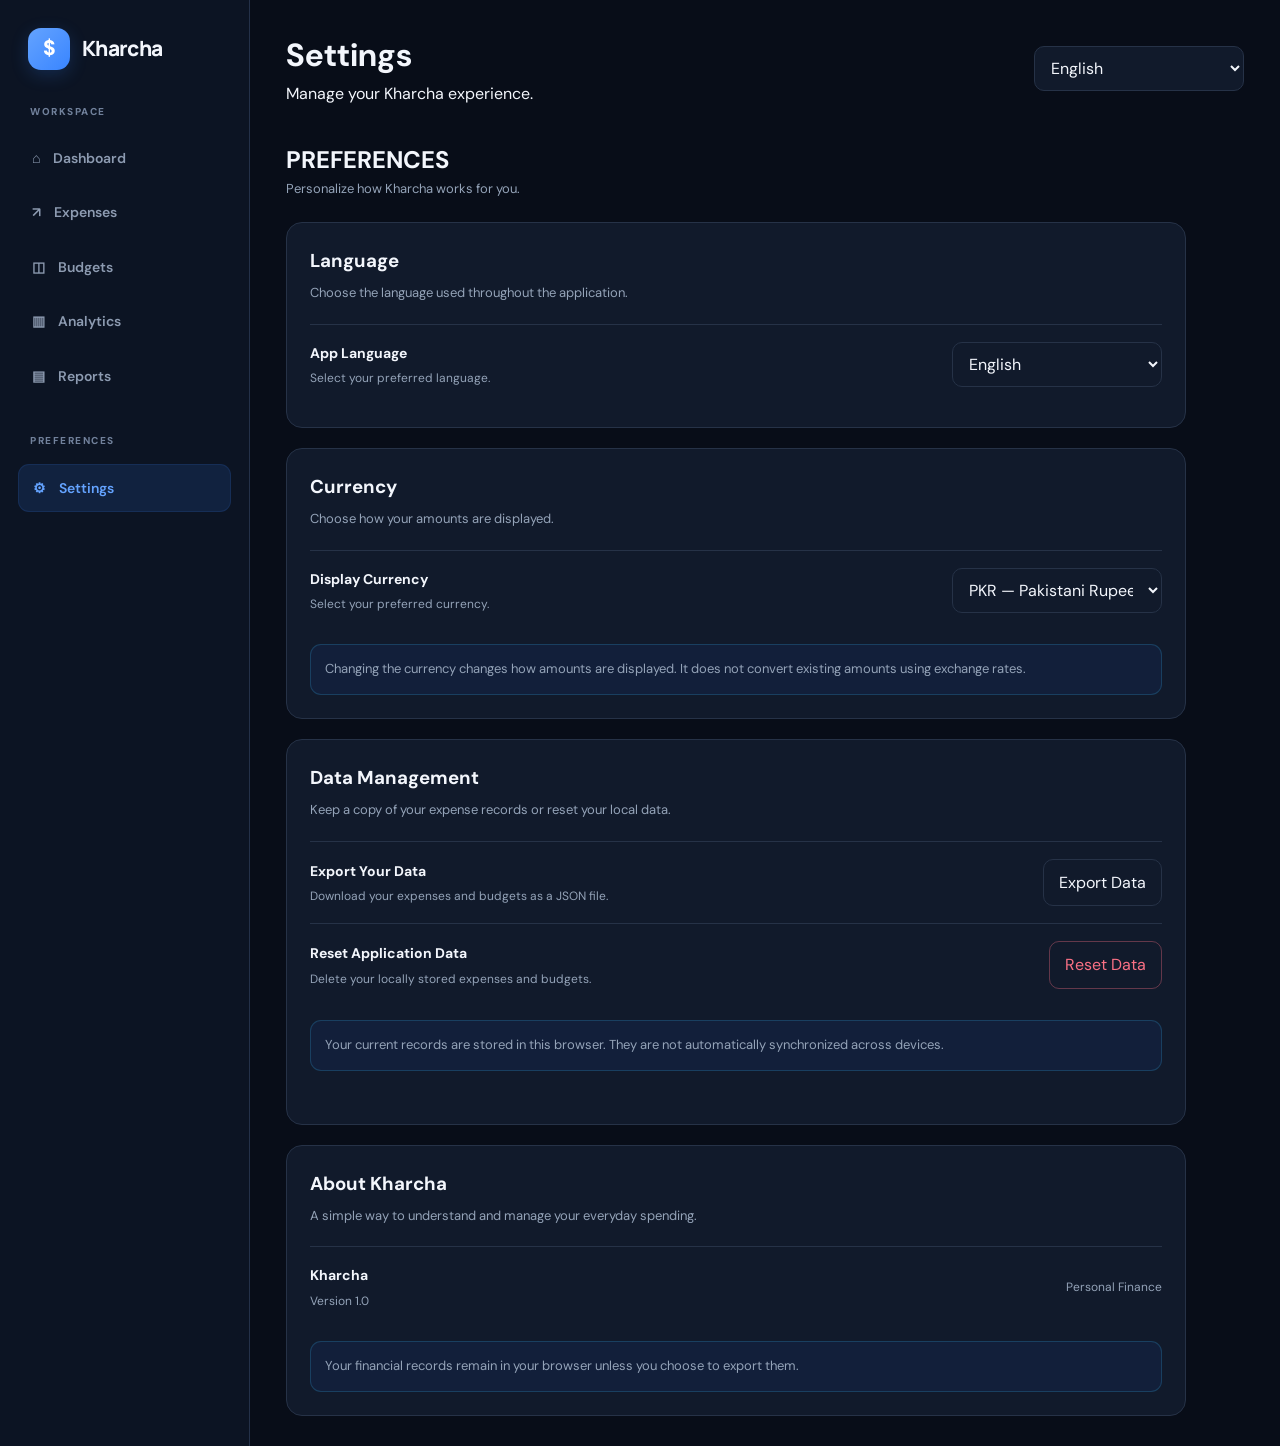
<file: settings.html>
<!DOCTYPE html>
<html lang="en">
<head>
  <meta charset="UTF-8">
  <meta name="viewport" content="width=device-width, initial-scale=1.0">
  <meta name="theme-color" content="#080d18">
  <meta name="description" content="Kharcha Settings - Manage your app preferences and personal expense data.">
  <title>Settings | Kharcha</title>
  <link rel="stylesheet" href="style.css">

  <style>
    /* Settings page layout */
    .app-layout {
      display: flex;
      align-items: stretch;
      min-height: 100vh;
    }

    .app-layout > .main-content {
      display: block;
      flex: 1;
      min-width: 0;
      align-self: stretch;
      margin-top: 0;
      padding-top: 30px;
    }

    .main-content > .topbar {
      margin-top: 0;
    }

    .settings-container {
      display: flex;
      flex-direction: column;
      gap: 20px;
      margin-top: 22px;
      max-width: 900px;
    }

    .settings-card {
      background: var(--card-bg, #111a2b);
      border: 1px solid var(--border-color, #263247);
      border-radius: 16px;
      padding: 23px;
    }

    .settings-card h3 {
      margin: 0 0 7px;
    }

    .settings-description {
      color: var(--muted-text, #94a3b8);
      font-size: 13px;
      line-height: 1.6;
      margin-bottom: 20px;
    }

    .setting-row {
      display: flex;
      align-items: center;
      justify-content: space-between;
      gap: 20px;
      padding: 17px 0;
      border-top: 1px solid var(--border-color, #263247);
    }

    .setting-info {
      min-width: 0;
    }

    .setting-info strong {
      display: block;
      margin-bottom: 5px;
      font-size: 14px;
    }

    .setting-info span {
      display: block;
      color: var(--muted-text, #94a3b8);
      font-size: 12px;
      line-height: 1.5;
    }

    .setting-control {
      min-width: 150px;
      max-width: 210px;
      padding: 10px 12px;
      border: 1px solid var(--border-color, #263247);
      border-radius: 10px;
      background: var(--card-bg, #111a2b);
      color: inherit;
      font: inherit;
    }

    .settings-button {
      padding: 10px 15px;
      border: 1px solid var(--border-color, #263247);
      border-radius: 10px;
      background: transparent;
      color: inherit;
      cursor: pointer;
      font: inherit;
      white-space: nowrap;
    }

    .settings-button:hover {
      border-color: #38bdf8;
    }

    .settings-button.danger {
      color: #fb7185;
      border-color: rgba(251,113,133,.35);
    }

    .settings-button.danger:hover {
      background: rgba(251,113,133,.08);
    }

    .settings-note {
      padding: 14px;
      border-radius: 11px;
      background: rgba(37,99,235,.08);
      border: 1px solid rgba(56,189,248,.2);
      font-size: 13px;
      line-height: 1.6;
      color: var(--muted-text, #94a3b8);
      margin-top: 14px;
    }

    .settings-status {
      font-size: 13px;
      margin-top: 12px;
      color: #38bdf8;
      min-height: 18px;
    }

    .settings-danger-zone {
      border-color: rgba(251,113,133,.3);
    }

    .settings-muted {
      color: var(--muted-text, #94a3b8);
      font-size: 12px;
    }

    @media (max-width: 760px) {
      .app-layout > .main-content {
        padding: 20px 16px;
      }
    }

    @media (max-width: 600px) {
      .settings-card {
        padding: 17px;
      }

      .setting-row {
        align-items: flex-start;
        flex-direction: column;
        gap: 12px;
      }

      .setting-control {
        width: 100%;
        max-width: none;
      }

      .settings-button {
        width: 100%;
      }
    }
  </style>
</head>

<body>
<div class="app-layout">

  <aside class="sidebar">
    <div class="brand">
      <div class="brand-logo">$</div>
      <span class="brand-name">Kharcha</span>
    </div>

    <div class="nav-section">
      <p class="nav-label" data-i18n="workspace">WORKSPACE</p>

      <a href="index.html" class="nav-link">
        <span>⌂</span>
        <span data-i18n="dashboard">Dashboard</span>
      </a>

      <a href="expenses.html" class="nav-link">
        <span>↗</span>
        <span data-i18n="expenses">Expenses</span>
      </a>

      <a href="budgets.html" class="nav-link">
        <span>◫</span>
        <span data-i18n="budgets">Budgets</span>
      </a>

      <a href="analytics.html" class="nav-link">
        <span>▥</span>
        <span data-i18n="analytics">Analytics</span>
      </a>

      <a href="reports.html" class="nav-link">
        <span>▤</span>
        <span data-i18n="reports">Reports</span>
      </a>
    </div>

    <div class="nav-section">
      <p class="nav-label" data-i18n="preferences">PREFERENCES</p>

      <a href="settings.html" class="nav-link active">
        <span>⚙</span>
        <span data-i18n="settings">Settings</span>
      </a>
    </div>
  </aside>

  <main class="main-content">

    <header class="topbar">
      <div>
        <h1 data-i18n="settings">Settings</h1>
        <p data-i18n="settingsSubtitle">
          Manage your Kharcha experience.
        </p>
      </div>

      <select id="languageSelect" class="setting-control" aria-label="Language">
        <option value="en">English</option>
        <option value="ur">اردو</option>
        <option value="roman">Roman Urdu</option>
      </select>
    </header>

    <section class="page-content">

      <div>
        <h2 data-i18n="preferences">Preferences</h2>
        <p class="settings-description" data-i18n="settingsPageDescription">
          Personalize how Kharcha works for you.
        </p>
      </div>

      <div class="settings-container">

        <!-- Language Settings -->
        <div class="settings-card">
          <h3 data-i18n="languageSettings">Language</h3>
          <p class="settings-description" data-i18n="languageSettingsDescription">
            Choose the language used throughout the application.
          </p>

          <div class="setting-row">
            <div class="setting-info">
              <strong data-i18n="appLanguage">App Language</strong>
              <span data-i18n="appLanguageDescription">
                Select your preferred language.
              </span>
            </div>

            <select id="settingsLanguage" class="setting-control">
              <option value="en">English</option>
              <option value="ur">اردو</option>
              <option value="roman">Roman Urdu</option>
            </select>
          </div>
        </div>

        <!-- Currency Settings -->
        <div class="settings-card">
          <h3 data-i18n="currencySettings">Currency</h3>
          <p class="settings-description" data-i18n="currencySettingsDescription">
            Choose how your amounts are displayed.
          </p>

          <div class="setting-row">
            <div class="setting-info">
              <strong data-i18n="displayCurrency">Display Currency</strong>
              <span data-i18n="displayCurrencyDescription">
                Select your preferred currency symbol.
              </span>
            </div>

            <select id="currencySelect" class="setting-control">
              <option value="PKR">PKR — Pakistani Rupee</option>
              <option value="USD">USD — US Dollar</option>
              <option value="INR">INR — Indian Rupee</option>
              <option value="AED">AED — UAE Dirham</option>
              <option value="GBP">GBP — British Pound</option>
              <option value="EUR">EUR — Euro</option>
            </select>
          </div>

          <div class="settings-note" data-i18n="currencyNote">
            Changing the currency changes how amounts are displayed. It does not convert existing amounts using exchange rates.
          </div>
        </div>

        <!-- Data Management -->
        <div class="settings-card">
          <h3 data-i18n="dataManagement">Data Management</h3>
          <p class="settings-description" data-i18n="dataManagementDescription">
            Keep a copy of your expense records or reset your local data.
          </p>

          <div class="setting-row">
            <div class="setting-info">
              <strong data-i18n="exportData">Export Your Data</strong>
              <span data-i18n="exportDataDescription">
                Download your expenses and budgets as a JSON file.
              </span>
            </div>

            <button type="button" class="settings-button" id="exportDataButton"
              data-i18n="exportDataButton">
              Export Data
            </button>
          </div>

          <div class="setting-row">
            <div class="setting-info">
              <strong data-i18n="resetData">Reset Application Data</strong>
              <span data-i18n="resetDataDescription">
                Delete your locally stored expenses and budgets.
              </span>
            </div>

            <button type="button" class="settings-button danger" id="resetDataButton"
              data-i18n="resetDataButton">
              Reset Data
            </button>
          </div>

          <div class="settings-note" data-i18n="localStorageNote">
            Your current records are stored in this browser. They are not automatically synchronized across devices.
          </div>

          <div id="settingsStatus" class="settings-status"
            role="status" aria-live="polite"></div>
        </div>

        <!-- About Kharcha -->
        <div class="settings-card">
          <h3 data-i18n="aboutKharcha">About Kharcha</h3>
          <p class="settings-description" data-i18n="aboutKharchaDescription">
            A simple way to understand and manage your everyday spending.
          </p>

          <div class="setting-row">
            <div class="setting-info">
              <strong>Kharcha</strong>
              <span data-i18n="versionNumber">Version 1.0</span>
            </div>

            <span class="settings-muted">Personal Finance</span>
          </div>

          <div class="settings-note" data-i18n="privacyNote">
            Your financial records remain in your browser unless you choose to export them.
          </div>
        </div>

      </div>
    </section>
  </main>
</div>

<script src="app.js"></script>

<script>
document.addEventListener("DOMContentLoaded", () => {
  if (!window.Kharcha) {
    console.error("Kharcha app.js could not be loaded.");
    return;
  }

  const K = window.Kharcha;

  const languageSelect = document.getElementById("languageSelect");
  const settingsLanguage = document.getElementById("settingsLanguage");
  const currencySelect = document.getElementById("currencySelect");
  const status = document.getElementById("settingsStatus");

  const currencyKey = "kharcha_currency";

  function getSavedCurrency() {
    return localStorage.getItem(currencyKey) || "PKR";
  }

  function showStatus(key) {
    status.textContent = K.translate(key);
  }

  function updateLanguage(language) {
    K.setLanguage(language);
    languageSelect.value = language;
    settingsLanguage.value = language;
    K.applyTranslations();
  }

  const savedLanguage = K.getLanguage();

  languageSelect.value = savedLanguage;
  settingsLanguage.value = savedLanguage;
  currencySelect.value = getSavedCurrency();

  languageSelect.addEventListener("change", () => {
    updateLanguage(languageSelect.value);
  });

  settingsLanguage.addEventListener("change", () => {
    updateLanguage(settingsLanguage.value);
  });

  currencySelect.addEventListener("change", () => {
    localStorage.setItem(currencyKey, currencySelect.value);
    showStatus("currencySaved");
  });

  // Export application data
  document.getElementById("exportDataButton")
    .addEventListener("click", () => {

      const backup = {
        application: "Kharcha",
        exportedAt: new Date().toISOString(),

        expenses: JSON.parse(
          localStorage.getItem("kharcha_expenses") || "[]"
        ),

        budget: JSON.parse(
          localStorage.getItem("kharcha_budget") || "0"
        ),

        budgets: JSON.parse(
          localStorage.getItem("kharcha_budgets") || "{}"
        ),

        language: localStorage.getItem("kharcha_language") || "en",
        currency: getSavedCurrency()
      };

      const blob = new Blob(
        [JSON.stringify(backup, null, 2)],
        { type: "application/json" }
      );

      const url = URL.createObjectURL(blob);
      const link = document.createElement("a");

      link.href = url;
      link.download = "kharcha-backup-" +
        new Date().toISOString().slice(0, 10) + ".json";

      document.body.appendChild(link);
      link.click();
      link.remove();

      URL.revokeObjectURL(url);

      showStatus("exportSuccess");
    });

  // Reset application data
  document.getElementById("resetDataButton")
    .addEventListener("click", () => {

      const confirmed = window.confirm(
        K.translate("confirmReset")
      );

      if (!confirmed) return;

      localStorage.removeItem("kharcha_expenses");
      localStorage.removeItem("kharcha_budget");
      localStorage.removeItem("kharcha_budgets");

      showStatus("resetSuccess");

      setTimeout(() => {
        window.location.href = "index.html";
      }, 800);
    });

  K.applyTranslations();
});
</script>

</body>
</html>
</file>
<file: style.css>
@import url('https://fonts.googleapis.com/css2?family=DM+Sans:wght@400;500;600;700;800&family=Manrope:wght@400;500;600;700;800&display=swap');

:root {
  --bg: #080d18;
  --surface: #101827;
  --surface-2: #151f31;
  --surface-3: #1b2940;
  --border: #243149;
  --text: #f3f6fc;
  --muted: #8d9bb1;

  --blue: #3985ff;
  --blue-light: #64a3ff;
  --green: #27c995;
  --red: #ff647c;
  --yellow: #f6bd4b;

  --radius: 18px;
  --shadow: 0 12px 35px rgba(0,0,0,.18);
}

* {
  box-sizing: border-box;
  margin: 0;
  padding: 0;
}

html {
  scroll-behavior: smooth;
  width: 100%;
  max-width: 100%;
  overflow-x: clip;
}

body {
  min-height: 100vh;
  width: 100%;
  max-width: 100%;
  overflow-x: clip;
  background: var(--bg);
  color: var(--text);
  font-family: 'DM Sans', sans-serif;
  line-height: 1.6;
}

button, input, select, textarea {
  font: inherit;
}

button {
  cursor: pointer;
}

a {
  color: inherit;
  text-decoration: none;
}

img {
  max-width: 100%;
}

/* APPLICATION LAYOUT */

.app-layout {
  display: flex;
  min-height: 100vh;
  width: 100%;
  max-width: 100%;
  min-width: 0;
}

.sidebar {
  width: 250px;
  min-width: 250px;
  background: #0c1423;
  border-right: 1px solid var(--border);
  padding: 28px 18px;
  display: flex;
  flex-direction: column;
  gap: 34px;
}

.brand {
  display: flex;
  align-items: center;
  gap: 12px;
  padding: 0 10px;
}

.brand-logo {
  width: 42px;
  height: 42px;
  flex-shrink: 0;
  display: flex;
  align-items: center;
  justify-content: center;
  background: linear-gradient(135deg, var(--blue-light), var(--blue));
  border-radius: 13px;
  color: white;
  font-size: 21px;
  font-weight: 800;
  box-shadow: 0 5px 18px rgba(57,133,255,.2);
  overflow: hidden;
}

.brand-logo img {
  width: 100%;
  height: 100%;
  object-fit: contain;
  display: block;
}

.brand-name {
  font-family: 'Manrope', sans-serif;
  font-size: 21px;
  font-weight: 800;
  letter-spacing: -.7px;
}

.brand-name span {
  color: var(--blue-light);
}

.nav-section {
  display: flex;
  flex-direction: column;
  gap: 8px;
}

.nav-label {
  padding: 0 12px;
  margin-bottom: 7px;
  color: #71819b;
  font-size: 10px;
  font-weight: 800;
  letter-spacing: 1.5px;
  text-transform: uppercase;
}

.nav-link {
  display: flex;
  align-items: center;
  gap: 13px;
  padding: 12px 14px;
  border-radius: 11px;
  color: var(--muted);
  font-size: 14px;
  font-weight: 600;
  transition: .2s ease;
}

.nav-link:hover {
  background: var(--surface-2);
  color: white;
}

.nav-link.active {
  background: rgba(57,133,255,.13);
  color: var(--blue-light);
  border: 1px solid rgba(57,133,255,.12);
}

.nav-icon {
  width: 21px;
  text-align: center;
  font-size: 17px;
}

.sidebar-bottom {
  margin-top: auto;
}

/* MAIN CONTENT */

.main-content {
  flex: 1;
  min-width: 0;
  max-width: 100%;
  width: 100%;
  padding: 30px 36px;
}

.topbar {
  display: flex;
  justify-content: space-between;
  align-items: center;
  gap: 18px;
  margin-bottom: 34px;
}

.page-heading h1 {
  font-family: 'Manrope', sans-serif;
  font-size: clamp(25px, 3vw, 32px);
  font-weight: 800;
  letter-spacing: -1px;
}

.page-heading p {
  color: var(--muted);
  font-size: 13px;
  margin-top: 4px;
}

.topbar-actions {
  display: flex;
  align-items: center;
  gap: 12px;
}

.page-section {
  margin-bottom: 30px;
}

.section-heading {
  display: flex;
  justify-content: space-between;
  align-items: center;
  gap: 12px;
  margin-bottom: 17px;
}

.section-heading h2 {
  font-family: 'Manrope', sans-serif;
  font-size: 18px;
  font-weight: 800;
}

/* DASHBOARD CARDS */

.stats-grid {
  display: grid;
  grid-template-columns: repeat(3, minmax(0, 1fr));
  gap: 18px;
  margin-bottom: 25px;
}

.card {
  background: var(--surface);
  border: 1px solid var(--border);
  border-radius: var(--radius);
  padding: 22px;
  box-shadow: var(--shadow);
  transition: border-color .2s ease, transform .2s ease;
}

.card:hover {
  border-color: #344766;
}

.stat-card {
  position: relative;
  overflow: hidden;
}

.stat-card::after {
  content: '';
  position: absolute;
  width: 110px;
  height: 110px;
  border-radius: 50%;
  right: -45px;
  top: -45px;
  background: rgba(57,133,255,.08);
  pointer-events: none;
}

.stat-label {
  color: var(--muted);
  font-size: 13px;
  font-weight: 600;
}

.stat-value {
  font-family: 'Manrope', sans-serif;
  font-size: clamp(23px, 3vw, 30px);
  font-weight: 800;
  margin-top: 9px;
  letter-spacing: -.8px;
  overflow-wrap: anywhere;
}

.stat-note {
  color: var(--muted);
  font-size: 12px;
  margin-top: 8px;
}

.stat-card.income .stat-value {
  color: var(--green);
}

.stat-card.expense .stat-value {
  color: var(--red);
}

.stat-card.balance .stat-value {
  color: var(--blue-light);
}

.dashboard-grid {
  display: grid;
  grid-template-columns: minmax(0, 1.4fr) minmax(260px, 1fr);
  gap: 20px;
}

.card-title {
  font-family: 'Manrope', sans-serif;
  font-size: 16px;
  font-weight: 800;
  margin-bottom: 5px;
}

.card-description {
  color: var(--muted);
  font-size: 12px;
  margin-bottom: 20px;
}

/* BUDGET PROGRESS */

.progress-track {
  width: 100%;
  height: 10px;
  background: #243149;
  border-radius: 20px;
  overflow: hidden;
}

.progress-fill {
  height: 100%;
  width: 0;
  background: linear-gradient(90deg, #3985ff, #64a3ff);
  border-radius: inherit;
  transition: width .4s ease;
}

.progress-fill.danger {
  background: linear-gradient(90deg, #ff526f, #ff8795);
}

.progress-details {
  display: flex;
  justify-content: space-between;
  gap: 10px;
  margin-top: 12px;
  color: var(--muted);
  font-size: 12px;
}

/* FORMS AND CONTROLS */

.form-group {
  display: flex;
  flex-direction: column;
  gap: 7px;
  margin-bottom: 17px;
}

.form-group label {
  color: #d4deed;
  font-size: 13px;
  font-weight: 600;
}

.input,
input,
select,
textarea {
  width: 100%;
  min-height: 45px;
  padding: 11px 13px;
  background: #0c1423;
  border: 1px solid var(--border);
  border-radius: 11px;
  color: var(--text);
  outline: none;
  transition: border .2s, box-shadow .2s;
}

input:focus,
select:focus,
textarea:focus {
  border-color: var(--blue);
  box-shadow: 0 0 0 3px rgba(57,133,255,.13);
}

input::placeholder,
textarea::placeholder {
  color: #71819b;
}

select option {
  background: var(--surface);
  color: white;
}

.form-row {
  display: grid;
  grid-template-columns: repeat(2, minmax(0, 1fr));
  gap: 15px;
}

/* BUTTONS */

.btn {
  display: inline-flex;
  justify-content: center;
  align-items: center;
  gap: 8px;
  min-height: 43px;
  padding: 10px 17px;
  border: 1px solid transparent;
  border-radius: 11px;
  font-size: 13px;
  font-weight: 700;
  transition: .2s ease;
}

.btn-primary {
  background: linear-gradient(135deg, #3985ff, #2769d9);
  color: white;
}

.btn-primary:hover {
  background: linear-gradient(135deg, #64a3ff, #3985ff);
  transform: translateY(-1px);
  box-shadow: 0 6px 18px rgba(57,133,255,.2);
}

.btn-secondary {
  background: var(--surface-3);
  color: #e5edfa;
  border-color: var(--border);
}

.btn-secondary:hover {
  background: #243653;
}

.btn-danger {
  background: rgba(255,100,124,.12);
  color: var(--red);
  border-color: rgba(255,100,124,.2);
}

.btn-danger:hover {
  background: rgba(255,100,124,.2);
}

.btn-full {
  width: 100%;
}

/* TABLES AND TRANSACTIONS */

.table-wrapper {
  width: 100%;
  max-width: 100%;
  overflow-x: auto;
}

table {
  width: 100%;
  border-collapse: collapse;
  min-width: 520px;
}

th {
  padding: 13px 14px;
  text-align: left;
  color: #8d9bb1;
  font-size: 11px;
  font-weight: 800;
  letter-spacing: .7px;
  text-transform: uppercase;
  border-bottom: 1px solid var(--border);
}

td {
  padding: 15px 14px;
  border-bottom: 1px solid rgba(36,49,73,.8);
  color: #e5edfa;
  font-size: 13px;
}

tr:last-child td {
  border-bottom: none;
}

tbody tr:hover {
  background: rgba(255,255,255,.025);
}

.transaction-name {
  font-weight: 700;
}

.transaction-category {
  color: var(--muted);
  font-size: 11px;
}

.amount-negative {
  color: var(--red);
  font-weight: 700;
}

.amount-positive {
  color: var(--green);
  font-weight: 700;
}

/* CATEGORY LABELS */

.badge {
  display: inline-flex;
  align-items: center;
  padding: 5px 9px;
  border-radius: 30px;
  background: rgba(57,133,255,.12);
  color: var(--blue-light);
  font-size: 11px;
  font-weight: 700;
}

.badge-success {
  background: rgba(39,201,149,.12);
  color: var(--green);
}

.badge-danger {
  background: rgba(255,100,124,.12);
  color: var(--red);
}

/* CATEGORY BREAKDOWN */

.category-list {
  display: flex;
  flex-direction: column;
  gap: 18px;
}

.category-item {
  display: flex;
  flex-direction: column;
  gap: 8px;
}

.category-info {
  display: flex;
  justify-content: space-between;
  gap: 10px;
  font-size: 13px;
}

.category-info span:first-child {
  color: #e5edfa;
  font-weight: 600;
}

.category-info span:last-child {
  color: var(--muted);
}

.category-track {
  height: 7px;
  background: #243149;
  border-radius: 20px;
  overflow: hidden;
}

.category-fill {
  height: 100%;
  background: linear-gradient(90deg, #3985ff, #64a3ff);
  border-radius: inherit;
}

/* EMPTY STATES */

.empty-state {
  padding: 35px 20px;
  text-align: center;
  color: var(--muted);
}

.empty-state-icon {
  font-size: 32px;
  margin-bottom: 10px;
}

.empty-state h3 {
  color: var(--text);
  font-size: 15px;
  margin-bottom: 5px;
}

.empty-state p {
  font-size: 12px;
}

/* FILTERS */

.filters {
  display: flex;
  flex-wrap: wrap;
  gap: 12px;
  align-items: center;
  margin-bottom: 18px;
}

.filters > * {
  max-width: 220px;
}

/* SETTINGS */

.settings-group {
  margin-bottom: 22px;
}

.settings-item {
  display: flex;
  justify-content: space-between;
  align-items: center;
  gap: 18px;
  padding: 17px 0;
  border-bottom: 1px solid var(--border);
}

.settings-item:last-child {
  border-bottom: none;
}

.settings-item h3 {
  font-size: 14px;
  margin-bottom: 3px;
}

.settings-item p {
  color: var(--muted);
  font-size: 12px;
}

/* NOTICES */

.notice {
  padding: 14px 16px;
  border-radius: 12px;
  background: rgba(57,133,255,.09);
  border: 1px solid rgba(57,133,255,.2);
  color: #a9caff;
  font-size: 13px;
  margin-bottom: 18px;
}

.notice.warning {
  background: rgba(246,189,75,.09);
  border-color: rgba(246,189,75,.2);
  color: #f6d58d;
}

.notice.danger {
  background: rgba(255,100,124,.09);
  border-color: rgba(255,100,124,.2);
  color: #ff9aaa;
}

/* FOOTER */

.app-footer {
  margin-top: 45px;
  padding: 20px 0;
  border-top: 1px solid var(--border);
  color: #71819b;
  text-align: center;
  font-size: 11px;
}

/* LAYOUT PROTECTION */

.main-content *,
.card,
.page-section,
.dashboard-grid,
.stats-grid,
.topbar,
.topbar-actions {
  min-width: 0;
  max-width: 100%;
}

/* RESPONSIVE */

@media (max-width: 1000px) {
  .sidebar {
    width: 215px;
    min-width: 215px;
  }

  .main-content {
    padding: 25px 22px;
  }
}

@media screen and (max-width: 800px) {
  .app-layout {
    display: flex;
    flex-direction: column;
  }

  .sidebar {
    width: 100%;
    min-width: 0;
    max-width: 100%;
    padding: 16px;
    gap: 16px;
    border-right: none;
    border-bottom: 1px solid var(--border);
  }

  .brand {
    padding: 0 5px;
  }

  .nav-section {
    display: flex;
    flex-direction: row;
    flex-wrap: wrap;
    gap: 7px;
    width: 100%;
  }

  .nav-label,
  .sidebar-bottom {
    display: none;
  }

  .nav-link {
    flex: 0 1 auto;
    padding: 9px 11px;
    font-size: 12px;
  }

  .main-content {
    width: 100%;
    max-width: 100%;
    padding: 20px 14px;
    margin: 0;
  }

  .topbar {
    width: 100%;
    flex-direction: column;
    align-items: flex-start;
    gap: 14px;
  }

  .topbar-actions {
    width: 100%;
    flex-wrap: wrap;
  }

  .stats-grid {
    grid-template-columns: repeat(2, minmax(0, 1fr));
    gap: 12px;
  }

  .dashboard-grid {
    grid-template-columns: minmax(0, 1fr);
  }

  .form-row {
    grid-template-columns: minmax(0, 1fr);
  }

  .card {
    width: 100%;
    padding: 17px;
  }

  .filters {
    width: 100%;
  }

  .filters > * {
    max-width: 100%;
    flex: 1 1 140px;
  }

  .settings-item {
    flex-wrap: wrap;
  }
}

@media screen and (max-width: 480px) {
  .main-content {
    padding: 16px 12px;
  }

  .stats-grid {
    grid-template-columns: minmax(0, 1fr);
  }

  .card {
    padding: 15px;
    border-radius: 15px;
  }

  .page-heading h1 {
    font-size: 25px;
  }

  .section-heading {
    flex-wrap: wrap;
  }

  .nav-link {
    padding: 8px 9px;
    font-size: 11px;
  }

  .btn {
    max-width: 100%;
    white-space: normal;
  }

  input,
  select,
  textarea {
    max-width: 100%;
  }

  .stat-value {
    overflow-wrap: anywhere;
  }
}

/* URDU RTL */

html[dir="rtl"] body {
  text-align: right;
}

html[dir="rtl"] .sidebar {
  border-right: none;
  border-left: 1px solid var(--border);
}

html[dir="rtl"] th {
  text-align: right;
}

html[dir="rtl"] .stat-card::after {
  right: auto;
  left: -45px;
}

@media screen and (max-width: 800px) {
  html[dir="rtl"] .sidebar {
    border-left: none;
  }
}
</file>
